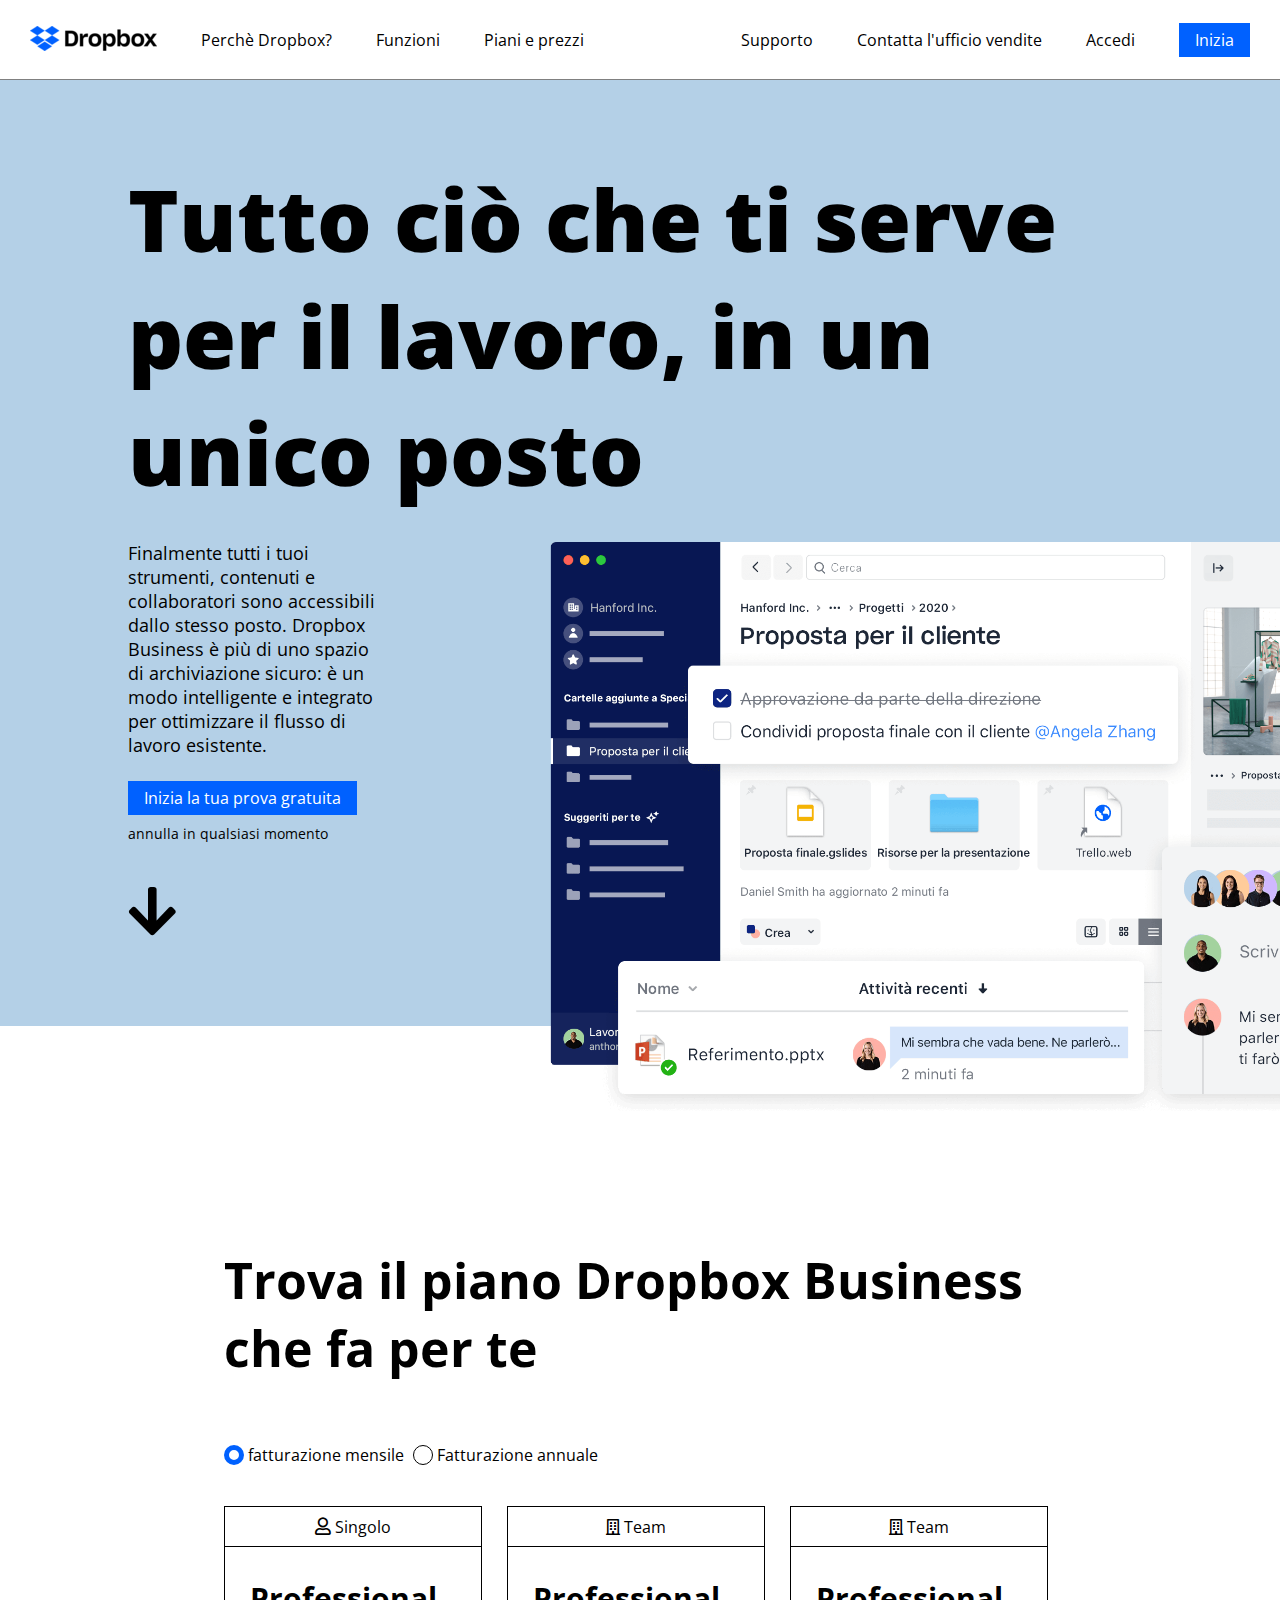
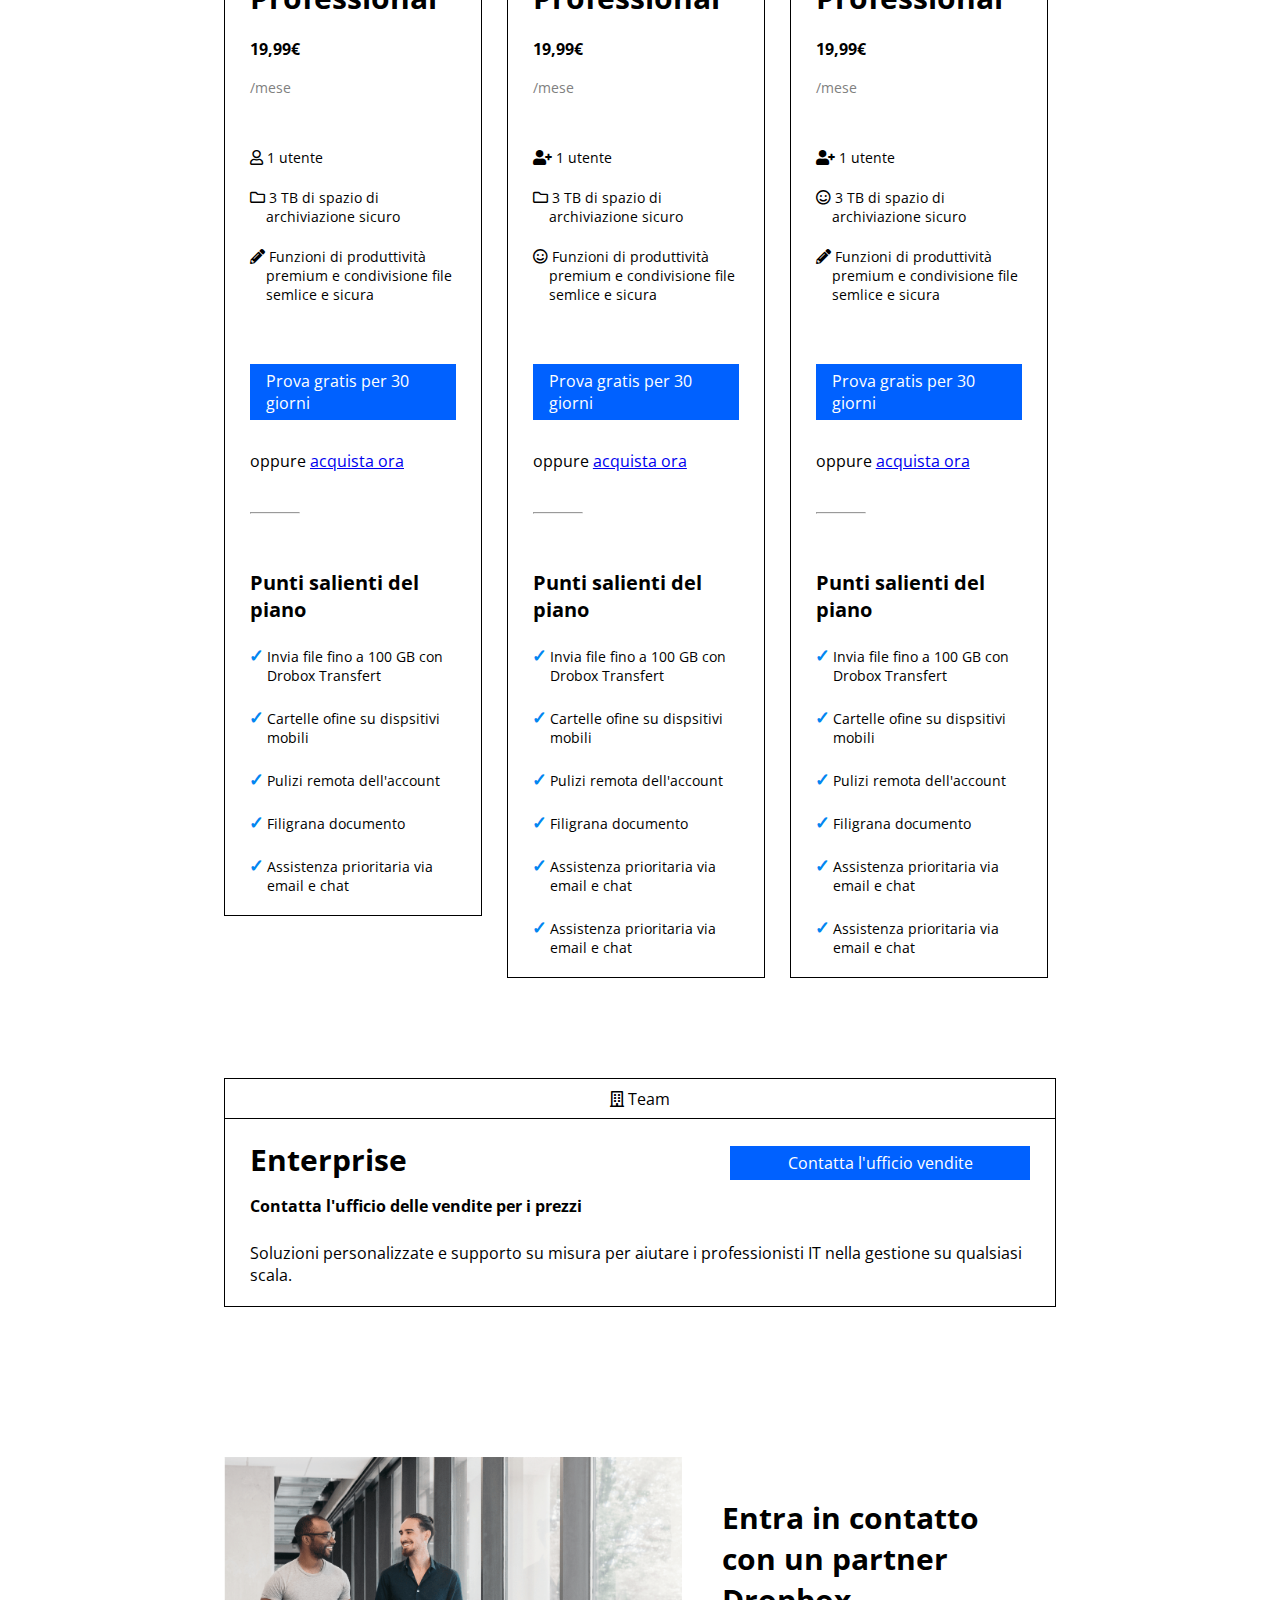
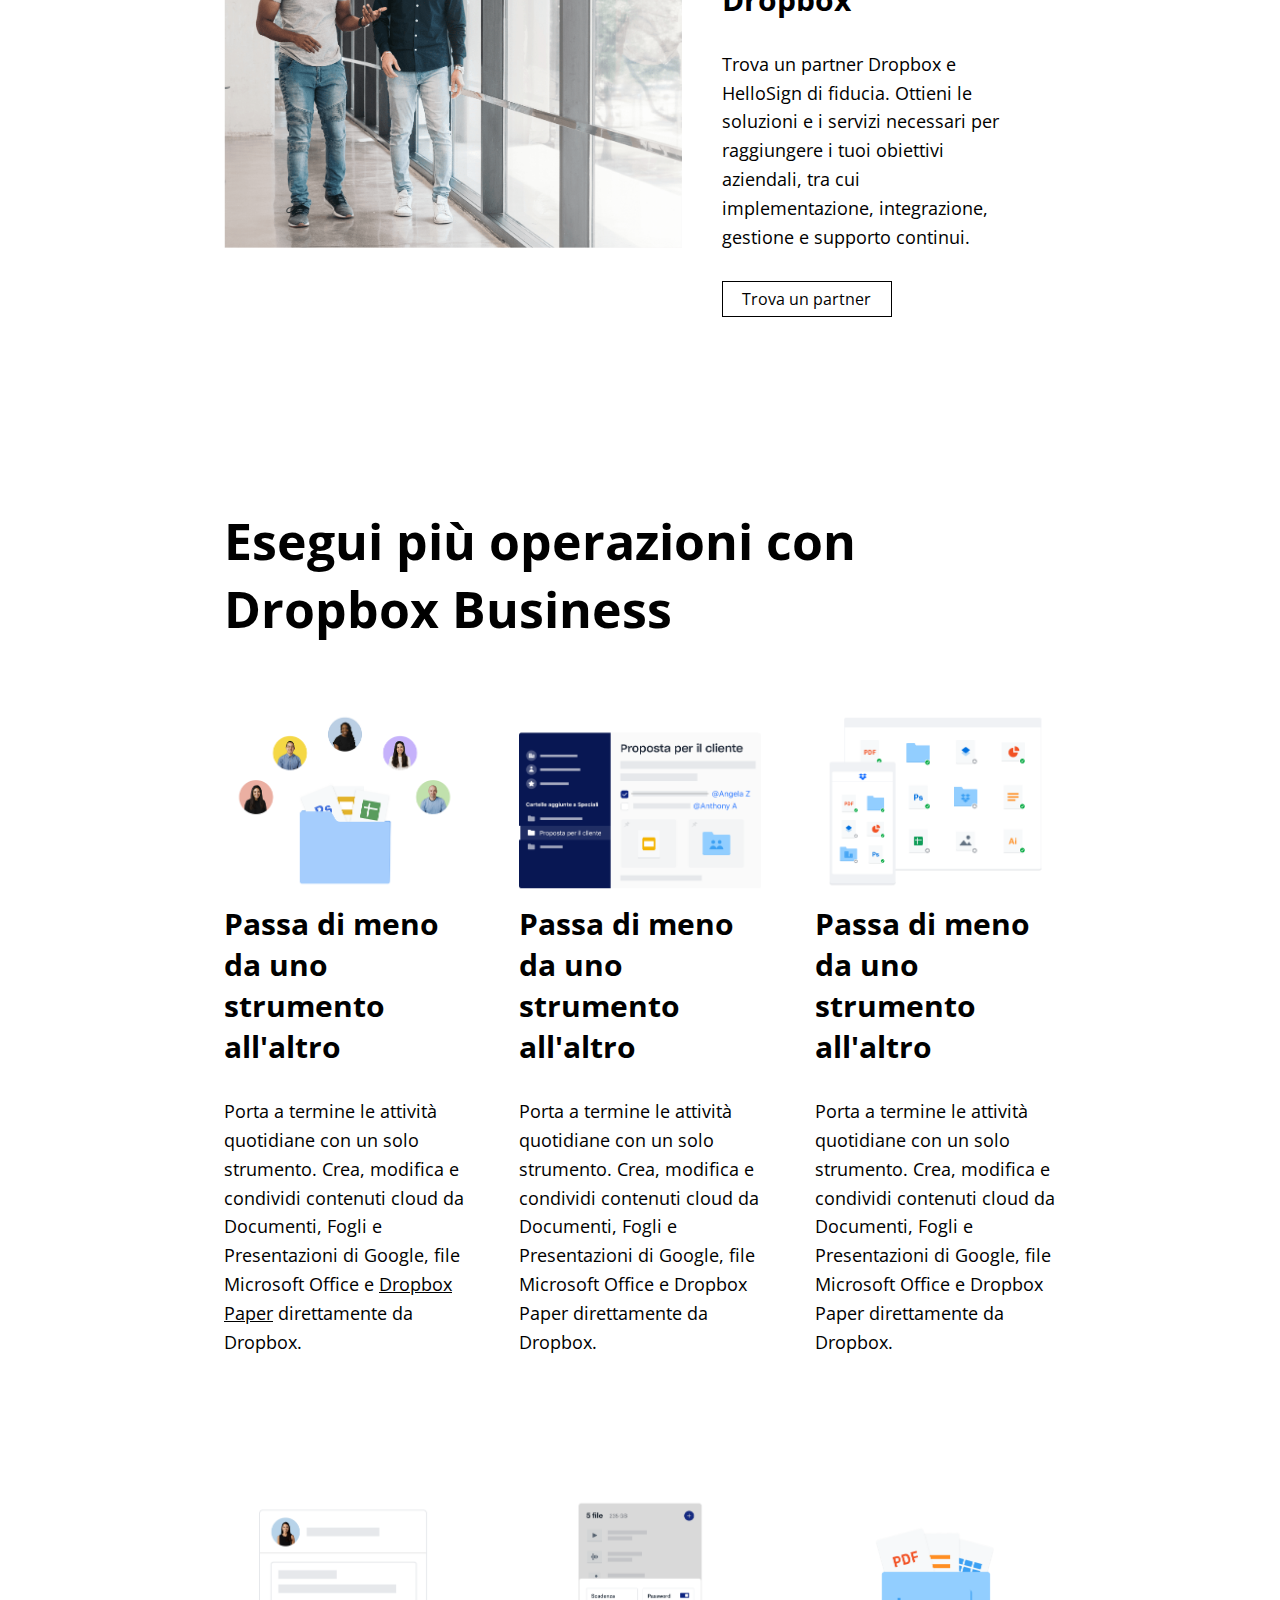
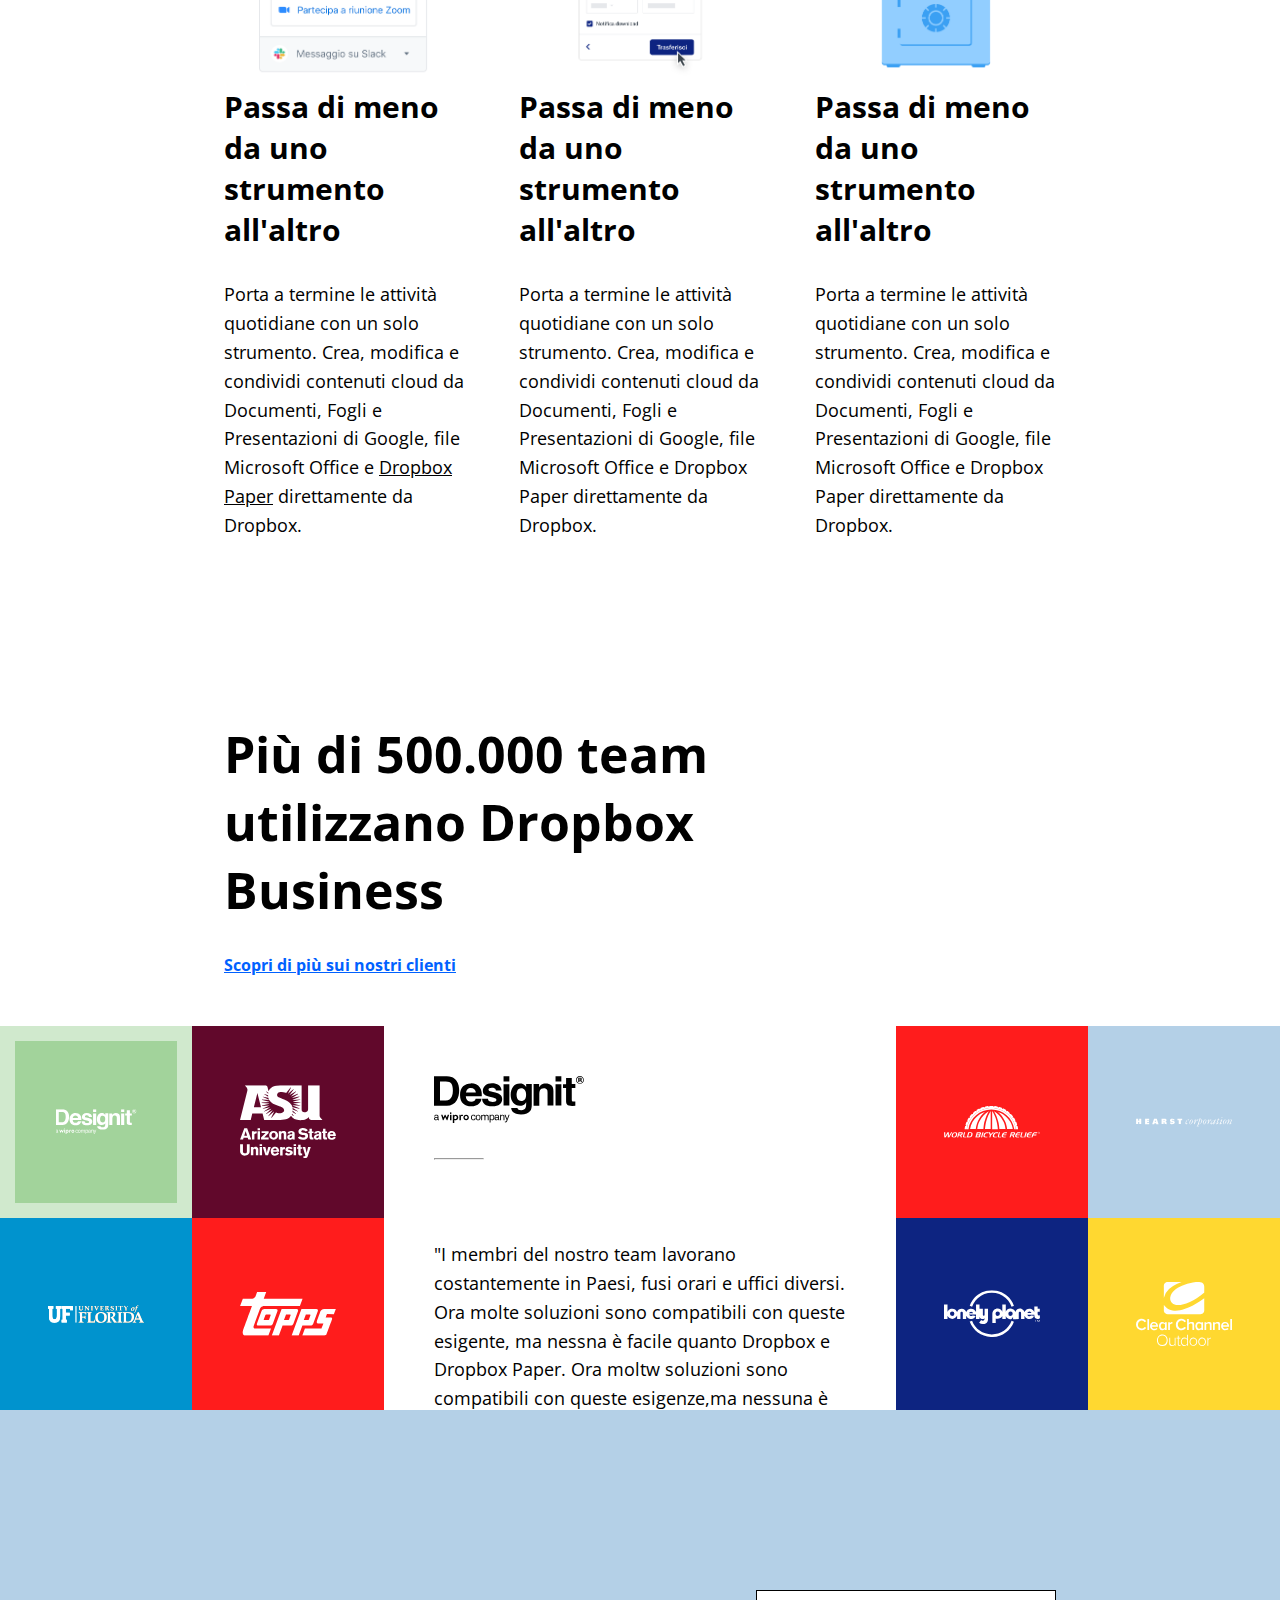
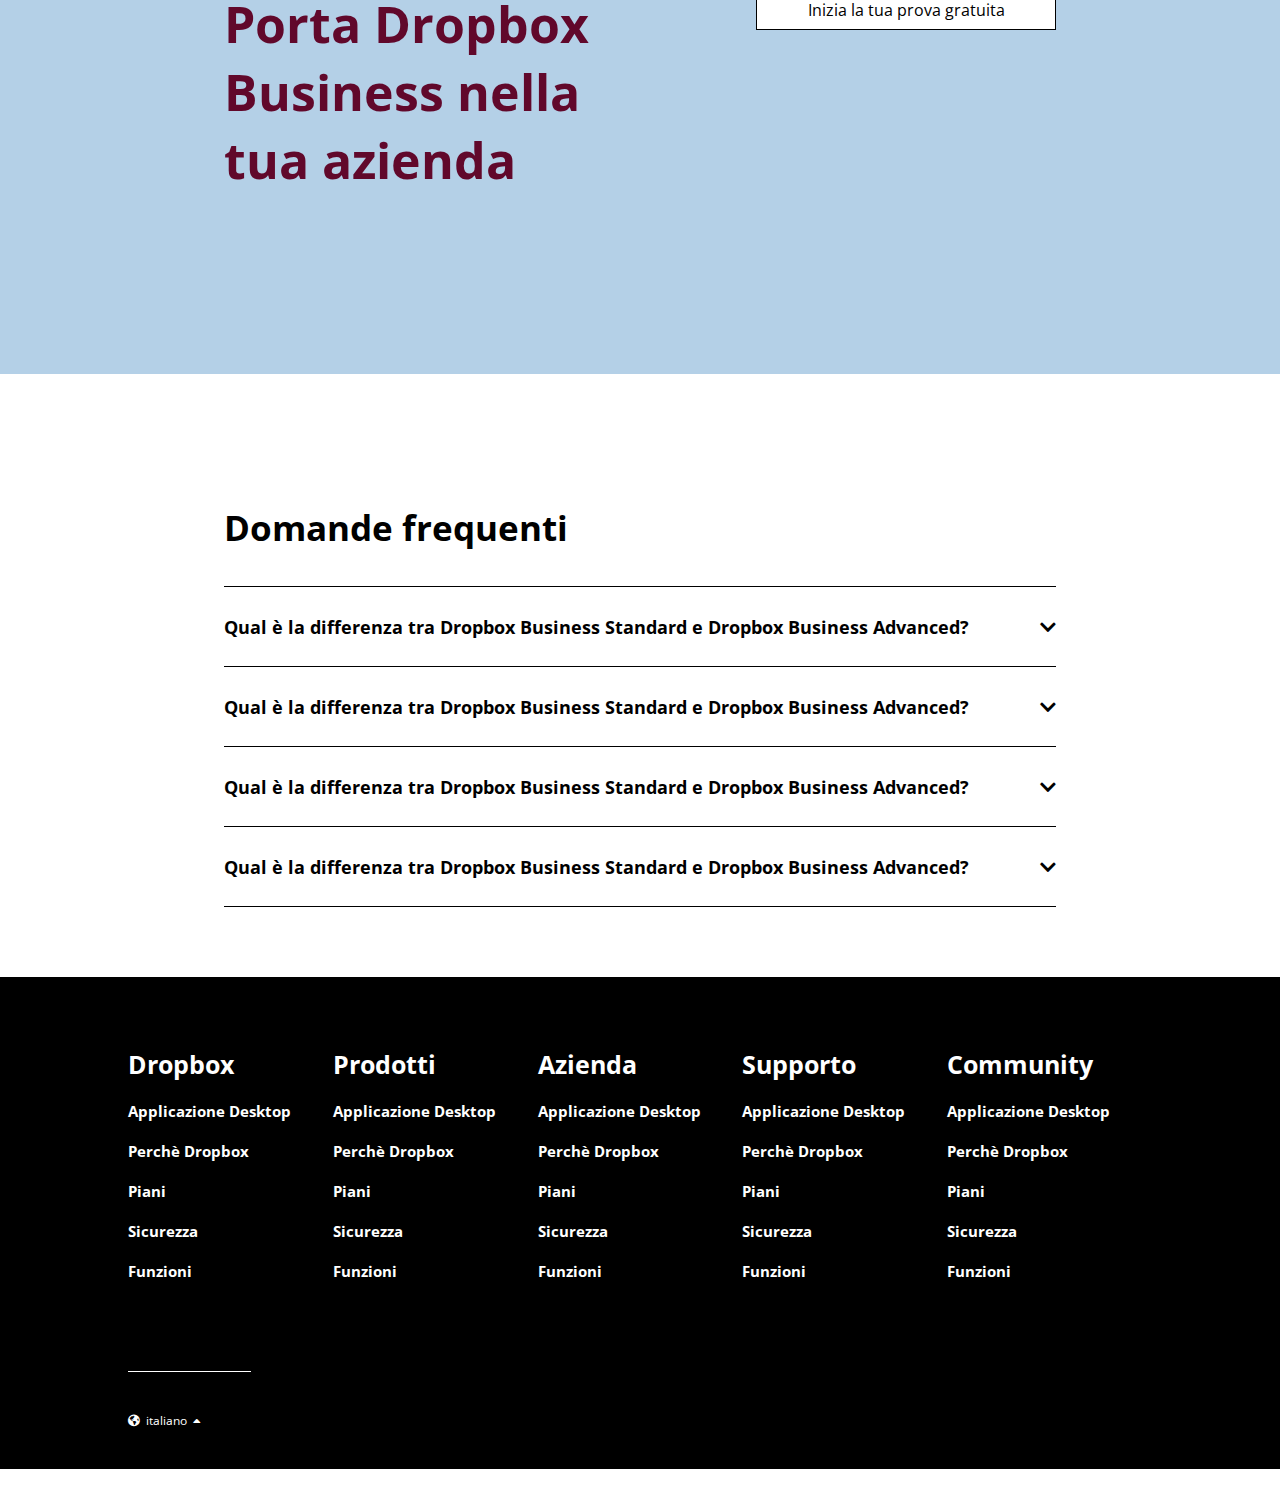
<file: index.html>
<!DOCTYPE html>
<html lang="en">
<head>
    <meta charset="UTF-8">
    <meta http-equiv="X-UA-Compatible" content="IE=edge">
    <meta name="viewport" content="width=device-width, initial-scale=1.0">
    <link rel="stylesheet" href="https://cdnjs.cloudflare.com/ajax/libs/font-awesome/5.15.4/css/all.min.css">
    <link rel="stylesheet" href="css/style.css">
    <title>Dropbox</title>
</head>

<body>
    <!-- header -->
    <header>
        <!-- nav -->
        <div id="sfondo-bianco">
            <nav class="clearfix">

                <!-- nav dx -->
                <div id="nav-sx">   
                    <a href="#"><img  id="logo" src="img/logo-small.png" alt="logo"></a>                
                    <ul class="menu">
                        <li class="menu-item">
                            <a href="#">Perch&egrave; Dropbox&quest;</a>
                        </li>
                        <li class="menu-item">
                            <a href="#">Funzioni</a>
                        </li>
                        <li class="menu-item">
                            <a href="#">Piani e prezzi</a>
                        </li>
                        
                    </ul>
                </div>

                <!-- nav sx -->
                <div id="nav-dx">
                    <ul class="menu">
                        <li class="menu-item">
                            <a href="#">Supporto</a>
                        </li>
                        <li class="menu-item">
                            <a href="#">Contatta l&apos;ufficio vendite</a>
                        </li>
                        <li class="menu-item">
                            <a href="#">Accedi</a>
                        </li>
                        
                    </ul>

                    <a class="btn" href="#">
                    Inizia
                    </a>
                </div>
            </nav>
        </div>
        <!-- /nav -->
        
        <!-- jumbotron -->
        <section id="sfondo-jumbotron">
            <div id="jumbotron" class="clearfix">

                <!-- titolo jumbotron -->
                <h1>
                    Tutto ci&ograve; che ti serve per il lavoro&comma; in un unico posto
                </h1>

                <!-- col sx con testo e bottoni-->
                <div class="col-sx">
                    <p>
                        Finalmente tutti i tuoi strumenti&comma; contenuti e collaboratori sono accessibili dallo stesso posto&period; Dropbox Business &egrave; pi&ugrave; di uno spazio di archiviazione sicuro&colon; &egrave; un modo intelligente e integrato per ottimizzare il flusso di lavoro esistente&period;
                    </p>
                    <a class="btn" href="#">
                        Inizia la tua prova gratuita
                    </a>
                    <div id="annulla">
                        annulla in qualsiasi momento
                    </div>
                    <a id="freccia" href="#section-1"><i class="fas fa-arrow-down"></i></a>
                </div>

                <!-- col dx con immagine -->
                <div class="col-dx">
                    <img src="img/jumbo.png" alt="jumbotron">
                </div>
            </div>
        </section>
        <!-- /jumbotron -->

    </header>
    <!-- /header -->


    <!-- main -->
    <main>
        <!-- section 1 -->
        <section class="centratura">

            <!-- titolo e checkbox -->
            <div id="section-1" class="titolo-section">
                <h2>
                    Trova il piano Dropbox Business che fa per te 
                </h2>
                <div class="fake-check checked"></div> 
                <span>fatturazione mensile</span>

                <div class="fake-check"></div> 
                <span>Fatturazione annuale</span>
            </div>

            <!-- piani con offerte -->
            <div class="clearfix">
                 <!-- colonna 1 -->
                <aside>
                    <div class="title-aside">
                        <i class="far fa-user"></i> Singolo                    
                    </div>
                    
                    <!-- contenuti principali del piano -->
                    <div class="centratura-contenuto">
                        <h3>
                            Professional
                        </h3>

                        <div class="costo">
                            19&comma;99&euro;
                        </div>

                        <div class="mese">
                            &sol;mese
                        </div>

                        <ul class="contenuti-piano">
                            <li>
                                <div class="icon">
                                    <i class="far fa-user"></i>
                                </div>
                                
                                <span>
                                    &#49; utente
                                </span> 
                            </li>
                            <li>
                                <div class="icon">
                                    <i class="far fa-folder"></i> 
                                </div>
                                <span>
                                    &#51; TB di spazio di archiviazione sicuro
                                </span>                              
                            </li>
                            <li>
                                <div class="icon">
                                    <i class="fas fa-pencil-alt"></i> 
                                </div>
                                <span>
                                    Funzioni di produttivit&agrave; premium e condivisione file semlice e sicura
                                </span>                               
                            </li>
                        </ul>
                        <!-- /contenuti principali del piano -->
                        
                        <!-- bottoni prova gratis -->
                        <a class="btn block" href="#">
                            Prova gratis per &#51;&#48; giorni
                        </a>

                        <span class="acquista-ora">
                            oppure <a href="#">acquista ora</a>
                        </span>

                        <hr>
                        <!-- /bottoni prova gratis -->


                        <!-- punti chiave abbonamento -->
                        <h3 class="key-points">
                            Punti salienti del piano
                        </h3>

                        <ul class="items-key-points">
                            <li>                               
                                <span>
                                    Invia file fino a &#49;&#48;&#48; GB con Drobox Transfert
                                </span>
                            </li>
                            <li>
                                <span>
                                    Cartelle ofine su dispsitivi mobili
                                </span>
                            </li>
                            <li>
                                <span>
                                    Pulizi remota dell&apos;account
                                </span>
                            </li>
                            <li>
                                <span>
                                    Filigrana documento
                                </span>
                            </li>
                            <li>
                                <span>
                                    Assistenza prioritaria via email e chat
                                </span>
                            </li>
                        </ul>
                        <!-- /punti chiave abbonamento -->

                    </div>
                </aside>
                <!-- /colonna 1 -->

            
                <!-- colonna 2 -->
                <aside id="margin-section-1">
                    <div class="title-aside">
                        <i class="far fa-building"></i> Team                  
                    </div>     

                    <!-- contenuti principali del piano -->
                    <div class="centratura-contenuto">
                        <h3>
                            Professional
                        </h3>

                        <div class="costo">
                            19&comma;99&euro;
                        </div>

                        <div class="mese">
                            &sol;mese
                        </div>
                        
                        <ul class="contenuti-piano">
                            <li>
                                <div class="icon">
                                    <i class="fas fa-user-plus"></i>
                                </div>
                                
                                <span>
                                    &#49; utente
                                </span> 
                            </li>
                            <li>
                                <div class="icon">
                                    <i class="far fa-folder"></i> 
                                </div>
                                <span>
                                    &#51; TB di spazio di archiviazione sicuro
                                </span>                              
                            </li>
                            <li>
                                <div class="icon">
                                    <i class="far fa-smile"></i> 
                                </div>
                                <span>
                                    Funzioni di produttivit&agrave; premium e condivisione file semlice e sicura
                                </span>                               
                            </li>
                        </ul>
                        <!-- /contenuti principali del piano -->

                        
                        <!-- bottoni prova gratis -->
                        <a class="btn block" href="#">
                            Prova gratis per &#51;&#48; giorni
                        </a>

                        <span class="acquista-ora">
                            oppure <a href="#">acquista ora</a>
                        </span>

                        <hr>
                        <!-- /bottoni prvoa gratis -->
                        
                        <!-- punti chiave abbonamento -->
                        <h3 class="key-points">
                            Punti salienti del piano
                        </h3>

                        <ul class="items-key-points">
                            <li>
                                <span>
                                    Invia file fino a &#49;&#48;&#48; GB con Drobox Transfert
                                </span>
                            </li>
                            <li>
                                <span>
                                    Cartelle ofine su dispsitivi mobili
                                </span>
                            </li>
                            <li>
                                <span>
                                    Pulizi remota dell&apos;account
                                </span>
                            </li>
                            <li>
                                <span>
                                    Filigrana documento
                                </span>
                            </li>
                            <li>
                                <span>
                                    Assistenza prioritaria via email e chat
                                </span>
                            </li>
                            <li>
                                <span>
                                    Assistenza prioritaria via email e chat
                                </span>
                            </li>
                        </ul>
                        <!-- /punti chiave abbonamento -->

                    </div>
                </aside>
                <!-- /colonna 2 -->

                
                <!-- colonna 3 -->
                <aside>
                    <div class="title-aside">
                        <i class="far fa-building"></i> Team                    
                    </div>
                    
                    <!-- contenuti principali del piano -->
                    <div class="centratura-contenuto">
                        <h3>
                            Professional
                        </h3>

                        <div class="costo">
                            19&comma;99&euro;
                        </div>

                        <div class="mese">
                            &sol;mese
                        </div>

                        <ul class="contenuti-piano">
                            <li>
                                <div class="icon">
                                    <i class="fas fa-user-plus"></i>
                                </div>
                                
                                <span>
                                    &#49; utente
                                </span> 
                            </li>
                            <li>
                                <div class="icon">
                                    <i class="far fa-smile"></i> 
                                </div>
                                <span>
                                    &#51; TB di spazio di archiviazione sicuro
                                </span>                              
                            </li>
                            <li>
                                <div class="icon">
                                    <i class="fas fa-pencil-alt"></i> 
                                </div>
                                <span>
                                    Funzioni di produttivit&agrave; premium e condivisione file semlice e sicura
                                </span>                               
                            </li>
                        </ul>
                        <!-- /contenuti principali del piano -->
                        
                        <!-- bottoni prova gratis -->
                        <a class="btn block" href="#">
                            Prova gratis per &#51;&#48; giorni
                        </a>

                        <span class="acquista-ora">
                            oppure <a href="#">acquista ora</a>
                        </span>

                        <hr>
                        <!-- /bottoni prova gratis -->
                        
                        <!-- punti chiave abbonamento -->
                        <h3 class="key-points">
                            Punti salienti del piano
                        </h3>

                        <ul class="items-key-points">
                            <li>
                                <span>
                                    Invia file fino a &#49;&#48;&#48; GB con Drobox Transfert
                                </span>
                            </li>
                            <li>
                                <span>
                                    Cartelle ofine su dispsitivi mobili
                                </span>
                            </li>
                            <li>
                                <span>
                                    Pulizi remota dell&apos;account
                                </span>
                            </li>
                            <li>
                                <span>
                                    Filigrana documento
                                </span>
                            </li>
                            <li>
                                <span>
                                    Assistenza prioritaria via email e chat
                                </span>
                            </li>
                            <li>
                                <span>
                                    Assistenza prioritaria via email e chat
                                </span>
                            </li>
                        </ul>
                        <!-- /punti chiave abbonamento -->

                    </div>
                </aside>
                <!-- /colonna 3 -->
            </div>

            <!-- contatta ufficio vendite -->
            <div id="down-section1">
                <div class="title-aside">
                    <i class="far fa-building"></i> Team 
                </div>

                <!-- contenuto -->
                <div class="centratura-contenuto">
                    <div id="content-down-section1">

                        <!-- titolo e bottone -->
                        <div class="clearfix">
                            <h3>
                                Enterprise
                            </h3>
                            <div id="container-btn-contatta">
                                <a id="contatta" class="btn"  href="#">
                                    Contatta l&apos;ufficio vendite
                                </a>
                            </div>
                        </div>
                        
                        <!-- testo -->
                        <div id="text-dwn-section">
                            <div>
                            Contatta l&apos;ufficio delle vendite per i prezzi
                            </div>
                            <span>
                            Soluzioni personalizzate e supporto su misura per aiutare i professionisti IT nella gestione su qualsiasi scala&period;
                            </span>
                        </div>                       
                    </div>
                    </div>             
            </div>
            <!-- /contatta ufficio vendite -->

        </section>
        <!-- /section 1 -->


        <!-- section 2 -->
        <section class="centratura">
            <div id="container-section-2" class="clearfix">

                <!-- colonna sx -->
                <div id="col-sx">
                    <img src="img/partner.png" alt="">
                </div>

                <!-- colonna dx -->
                <div id="col-dx">
                    <h2 class="title-section">
                        Entra in contatto con un partner Dropbox
                    </h2>
                    <p class="text-section">
                        Trova un partner Dropbox e HelloSign di fiducia&period; Ottieni le soluzioni e i servizi necessari per raggiungere i tuoi obiettivi aziendali&comma; tra cui implementazione&comma; integrazione&comma; gestione e supporto continui&period;
                    </p>
                    <a class="btn white-black" href="#">
                        Trova un partner
                    </a>
                </div>
            </div>        
        </section>
        <!-- /section 2 -->


        <!-- section 3 -->
        <section id="section-3" class="centratura">

            <!-- titolo -->
            <div class="titolo-section">
                <h2>
                   Esegui pi&ugrave; operazioni con Dropbox Business
                </h2>
            </div>

            <!-- prima riga -->
            <div class="clearfix">
                <!-- colonna 1 con img titolo e testo-->
                <div class="col">
                    <img src="img/business-feature-switching-tools.png" alt="img">
                    <h2 class="title-section">
                        Passa di meno da uno strumento all&apos;altro
                    </h2>
                    <p class="text-section">
                       Porta a termine le attivit&agrave; quotidiane con un solo strumento&period; Crea&comma; modifica e condividi contenuti cloud da Documenti&comma; Fogli e Presentazioni di Google&comma; file Microsoft Office e <span>Dropbox Paper</span> direttamente da Dropbox&period;
                    </p>
                </div>
                <!-- /colonna 1 -->

                <!-- colonna 2  con img titolo e testo-->
                <div class="col margin-col-2">
                    <img src="img/business-feature-coordinate-it.png" alt="img">
                    <h2 class="title-section">
                        Passa di meno da uno strumento all&apos;altro
                    </h2>
                    <p class="text-section">
                       Porta a termine le attivit&agrave; quotidiane con un solo strumento&period; Crea&comma; modifica e condividi contenuti cloud da Documenti&comma; Fogli e Presentazioni di Google&comma; file Microsoft Office e Dropbox Paper direttamente da Dropbox&period;
                    </p>
                </div>
                <!-- /colonna 2 -->
                
                <!-- colonna 3 con img titolo e testo-->
                <div class="col">
                    <img src="img/business-feature-multi-device.png" alt="img">
                    <h2 class="title-section">
                        Passa di meno da uno strumento all&apos;altro
                    </h2>
                    <p class="text-section">
                       Porta a termine le attivit&agrave; quotidiane con un solo strumento&period; Crea&comma; modifica e condividi contenuti cloud da Documenti&comma; Fogli e Presentazioni di Google&comma; file Microsoft Office e Dropbox Paper direttamente da Dropbox&period;
                    </p>
                </div>
                <!-- /colonna 3 -->
            </div>
            <!-- /prima riga -->


            <!-- seonda riga -->
            <div id="row-2" class="clearfix">
                <!-- colonna 1 con img titolo e testo-->
                <div class="col">
                    <img src="img/business-feature-integrations-it.png" alt="img">
                    <h2 class="title-section">
                        Passa di meno da uno strumento all&apos;altro
                    </h2>
                    <p class="text-section">
                       Porta a termine le attivit&agrave; quotidiane con un solo strumento&period; Crea&comma; modifica e condividi contenuti cloud da Documenti&comma; Fogli e Presentazioni di Google&comma; file Microsoft Office e <span>Dropbox Paper</span> direttamente da Dropbox&period;
                    </p>
                </div>
                <!-- /colonna 1 -->

                <!-- colonna 2 con img titolo e testo-->
                <div class="col margin-col-2">
                    <img src="img/business-feature-send-files-it.png" alt="img">
                    <h2 class="title-section">
                        Passa di meno da uno strumento all&apos;altro
                    </h2>
                    <p class="text-section">
                       Porta a termine le attivit&agrave; quotidiane con un solo strumento&period; Crea&comma; modifica e condividi contenuti cloud da Documenti&comma; Fogli e Presentazioni di Google&comma; file Microsoft Office e Dropbox Paper direttamente da Dropbox&period;
                    </p>
                </div>
                <!-- /colonna 2 -->
                
                <!-- colonna 3 con img titolo e testo-->
                <div class="col">
                    <img src="img/business-feature-security.png" alt="img">
                    <h2 class="title-section">
                        Passa di meno da uno strumento all&apos;altro
                    </h2>
                    <p class="text-section">
                       Porta a termine le attivit&agrave; quotidiane con un solo strumento&period; Crea&comma; modifica e condividi contenuti cloud da Documenti&comma; Fogli e Presentazioni di Google&comma; file Microsoft Office e Dropbox Paper direttamente da Dropbox&period;
                    </p>
                </div>
                <!-- /colonna 3 -->
            </div>
            <!-- /seconda riga -->
            
        </section>
        <!-- /section 3 -->


        <!-- section 4 -->
        <section id="section-4">

            <!-- titolo -->
            <div class="titolo-section centratura">
                <h2>
                   Pi&ugrave; di &#53;&#48;&#48;&period;&#48;&#48;&#48; team utilizzano Dropbox Business
                </h2>
                <a href="#">Scopri di pi&ugrave; sui nostri clienti</a>
            </div>

            <!-- sponsor -->
            <div class="clearfix">

                <!-- contenitore sponsor di sinistra -->
                <div class="container-squares clearfix">
                    <div class="square green">
                        <img src="img/designit.svg" alt="logo sponsor">
                    </div>
                    <div class="square bordeaux">
                        <img src="img/arizona_state_university.svg" alt="logo sponsor">
                    </div>
                    <div class="square skyblue">
                        <img src="img/university_of_florida.svg" alt="logo sponsor">
                    </div>
                    <div class="square firered">
                        <img src="img/topps.svg" alt="logo sponsor">
                    </div>
                </div>
                
                <!-- contenitorecentrale -->
                <div class="container-squares center">                    
                    <img src="img/designit.svg" alt="logo sponsor">
                    <hr>
                    <p class="text-section">
                        &quot;I membri del nostro team lavorano costantemente in Paesi&comma; fusi orari e uffici diversi&period; Ora molte soluzioni sono compatibili con queste esigente&comma; ma nessna &egrave; facile quanto Dropbox e Dropbox Paper&period; Ora moltw soluzioni sono compatibili con queste esigenze&comma;ma nessuna &egrave; facile quanto Dropbox Paper&quot;&period;
                    </p>
                    <span class="text-section">
                        Morten Thomsen&comma; Global IT Lead
                    </span>                
                </div>

                <!-- contenitore sponsor di destra -->
                <div class="container-squares clearfix">
                    <div class="square firered">
                        <img src="img/world_bicycle_relief.svg" alt="logo sponsor">
                    </div>
                    <div class="square grey">
                        <img src="img/hearst_corp.svg" alt="logo sponsor">
                    </div>
                    <div class="square blue">
                        <img src="img/lonely_planet.svg" alt="logo sponsor">
                    </div>
                    <div class="square yellow">
                        <img src="img/clear_channel.svg" alt="logo sponsor">
                    </div>
                </div>
            </div>
        </section>
        <!-- /section 4 -->


        <!-- section 5 -->
        <section >
            <!-- banner con bottone prova -->
            <div id="sfondo-section-5">
                <div id="banner-prova" class="centratura"   >
                    <div class="clearfix">
                        <!-- colonna sx con testo -->
                        <h2>
                            Porta Dropbox Business nella tua azienda
                        </h2>
                        
                        <!-- colonna dx con bottone -->
                        <div id="container-btn-section-5">
                            <a class="btn white-black"  id="prova-gratuita"  href="#">
                                Inizia la tua prova gratuita
                            </a>                      
                        </div>
                       
                    </div>
                </div>
           </div>

            <!-- domande frequenti -->
            <div class="centratura" id="frequente-questions">
                <!-- titolo -->
                <div class="title-section domande-frequenti">
                    <h2>
                        Domande frequenti
                    </h2>                   
                </div>
                <!-- domanda 1 -->
                <div class="item-question">
                    <span class="text-section">
                        Qual &egrave; la differenza tra Dropbox Business Standard e Dropbox Business Advanced&quest;
                    </span>
                    <i class="fas fa-chevron-down"></i>
                </div>
                
                <!-- domanda 2 -->
                <div class="item-question">
                    <span class="text-section">
                        Qual &egrave; la differenza tra Dropbox Business Standard e Dropbox Business Advanced&quest;
                    </span>
                    <i class="fas fa-chevron-down"></i>
                </div>
                
                <!-- domanda 3 -->
                <div class="item-question">
                    <span class="text-section">
                        Qual &egrave; la differenza tra Dropbox Business Standard e Dropbox Business Advanced&quest;
                    </span>
                    <i class="fas fa-chevron-down"></i>
                </div>
                
                <!-- domanda 4 -->
                <div class="item-question">
                    <span class="text-section">
                        Qual &egrave; la differenza tra Dropbox Business Standard e Dropbox Business Advanced&quest;
                    </span>
                    <i class="fas fa-chevron-down"></i>
                </div>
            </div>
        </section>
        <!-- /section 5 -->
    </main>
    <!-- /main -->

    <!-- footer -->
    <footer>
        <div id="container-colonne-footer" class="clearfix">

            <!-- colonna 1 -->
            <div class="colonne">
                <!-- titolo -->
                <h3 class="title-footer">
                    Dropbox
                </h3>
                
                <!-- items col -->
                <span class="text-footer">
                    Applicazione Desktop
                </span>
                <span class="text-footer">
                    Perch&egrave; Dropbox
                </span>
                <span class="text-footer">
                    Piani
                </span>
                <span class="text-footer">
                    Sicurezza
                </span>  <span class="text-footer">
                    Funzioni
                </span>

                <!-- scelta lingua -->
                <div id="lingua">
                    <i class="fas fa-globe-americas"></i>
                    <span>italiano</span> 
                    <i class="fas fa-caret-up"></i>
                </div>
            </div>
            <!-- /colonna 1 -->
            
            <!-- colonna 2 -->
            <div class="colonne">
                <!-- titolo -->
                <h3 class="title-footer">
                    Prodotti
                </h3>
                
                <!-- items col -->
                <span class="text-footer">
                    Applicazione Desktop
                </span>
                <span class="text-footer">
                    Perch&egrave; Dropbox
                </span>
                <span class="text-footer">
                    Piani
                </span>
                <span class="text-footer">
                    Sicurezza
                </span>  <span class="text-footer">
                    Funzioni
                </span>
            </div>
            <!-- /colonna 2 -->
            
            <!-- colonna 3 -->
            <div class="colonne">
                <!-- titolo -->
                <h3 class="title-footer">
                    Azienda
                </h3>
                
                <!-- items col -->
                <span class="text-footer">
                    Applicazione Desktop
                </span>
                <span class="text-footer">
                    Perch&egrave; Dropbox
                </span>
                <span class="text-footer">
                    Piani
                </span>
                <span class="text-footer">
                    Sicurezza
                </span>  <span class="text-footer">
                    Funzioni
                </span>
            </div>
            <!-- /colonna 3 -->
            
            <!-- colonna 4-->
            <div class="colonne">
                <!-- titolo -->
                <h3 class="title-footer">
                    Supporto
                </h3>
                
                <!-- items col -->
                <span class="text-footer">
                    Applicazione Desktop
                </span>
                <span class="text-footer">
                    Perch&egrave; Dropbox
                </span>
                <span class="text-footer">
                    Piani
                </span>
                <span class="text-footer">
                    Sicurezza
                </span>  <span class="text-footer">
                    Funzioni
                </span>
            </div>
            <!-- /colonna 4 -->

            <!-- colonna 5 -->
            <div class="colonne">
                <!-- titolo -->
                <h3 class="title-footer">
                   Community
                </h3>
                
                <!-- items col -->
                <span class="text-footer">
                    Applicazione Desktop
                </span>
                <span class="text-footer">
                    Perch&egrave; Dropbox
                </span>
                <span class="text-footer">
                    Piani
                </span>
                <span class="text-footer">
                    Sicurezza
                </span>  <span class="text-footer">
                    Funzioni
                </span>
            <!-- /colonna 5 -->

            </div>
        </div>
      
    </footer>
    <!-- /footer -->

</body>
</html>
</file>
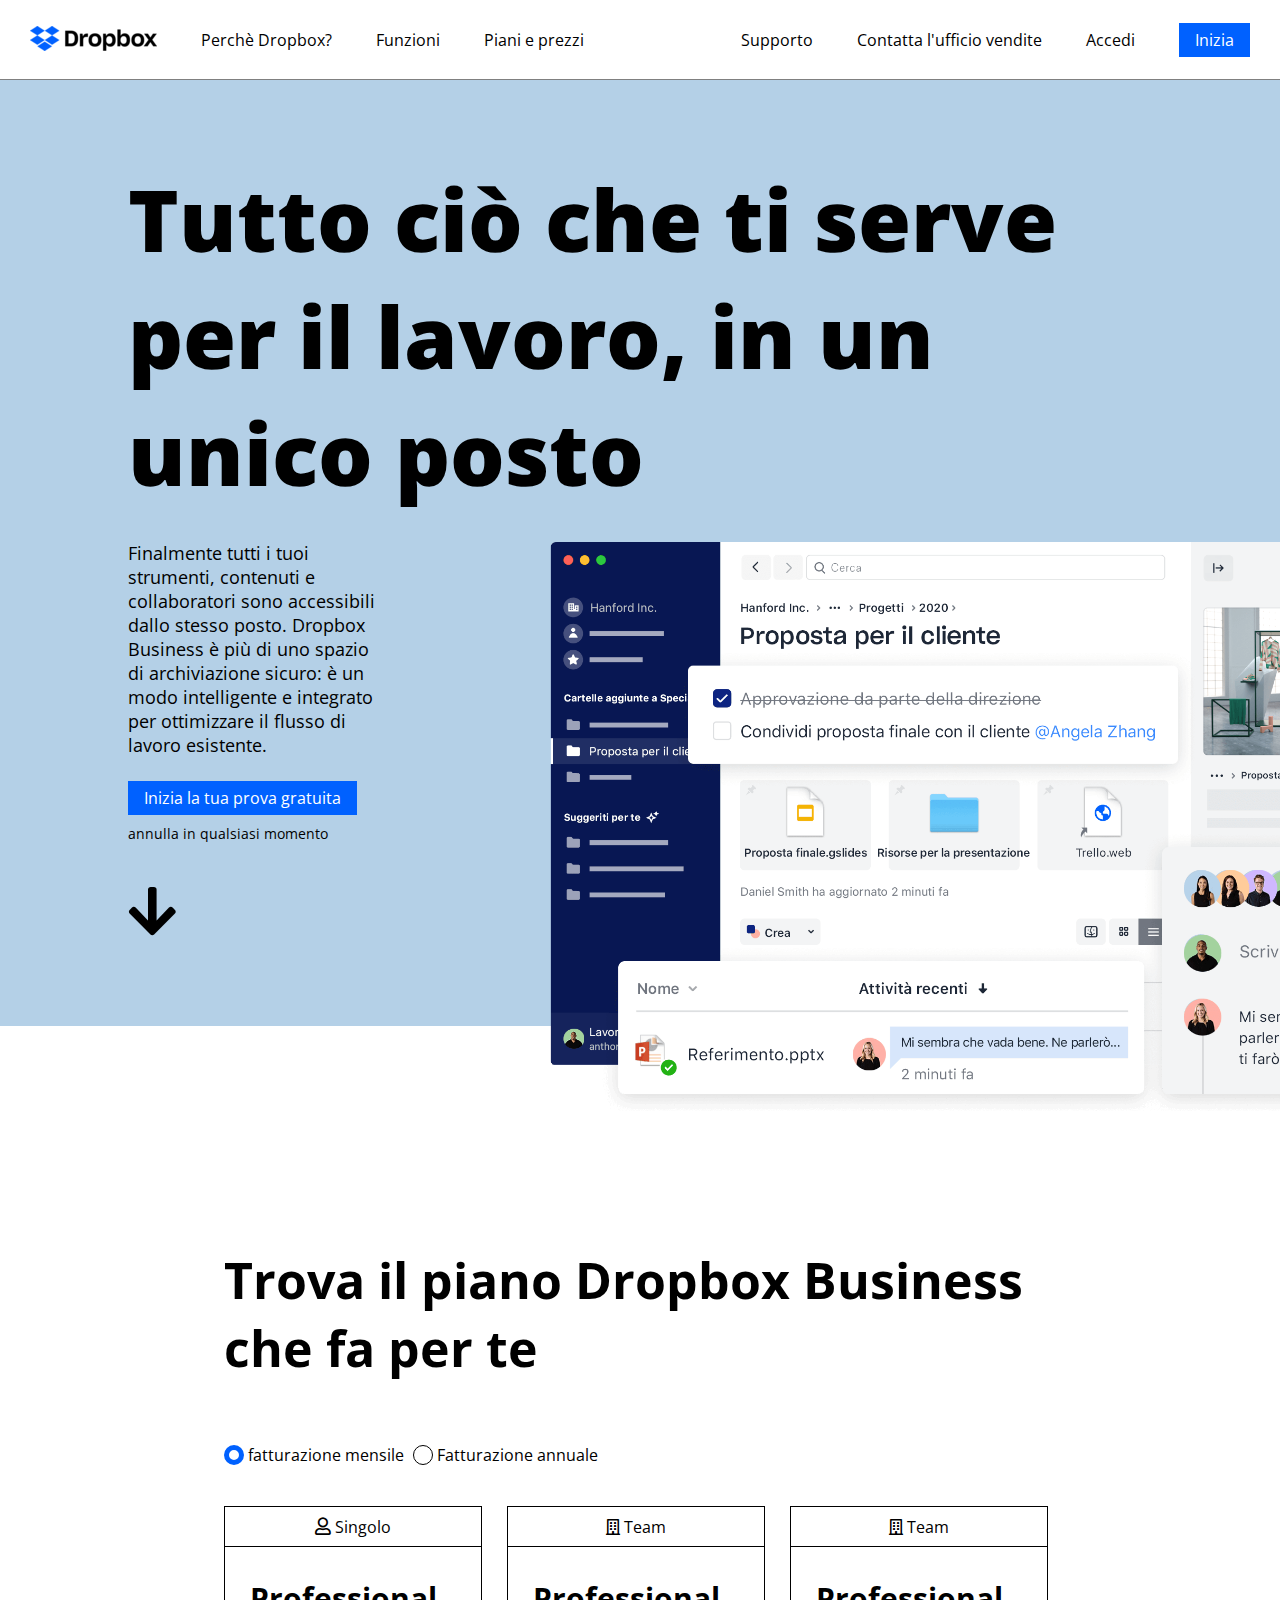
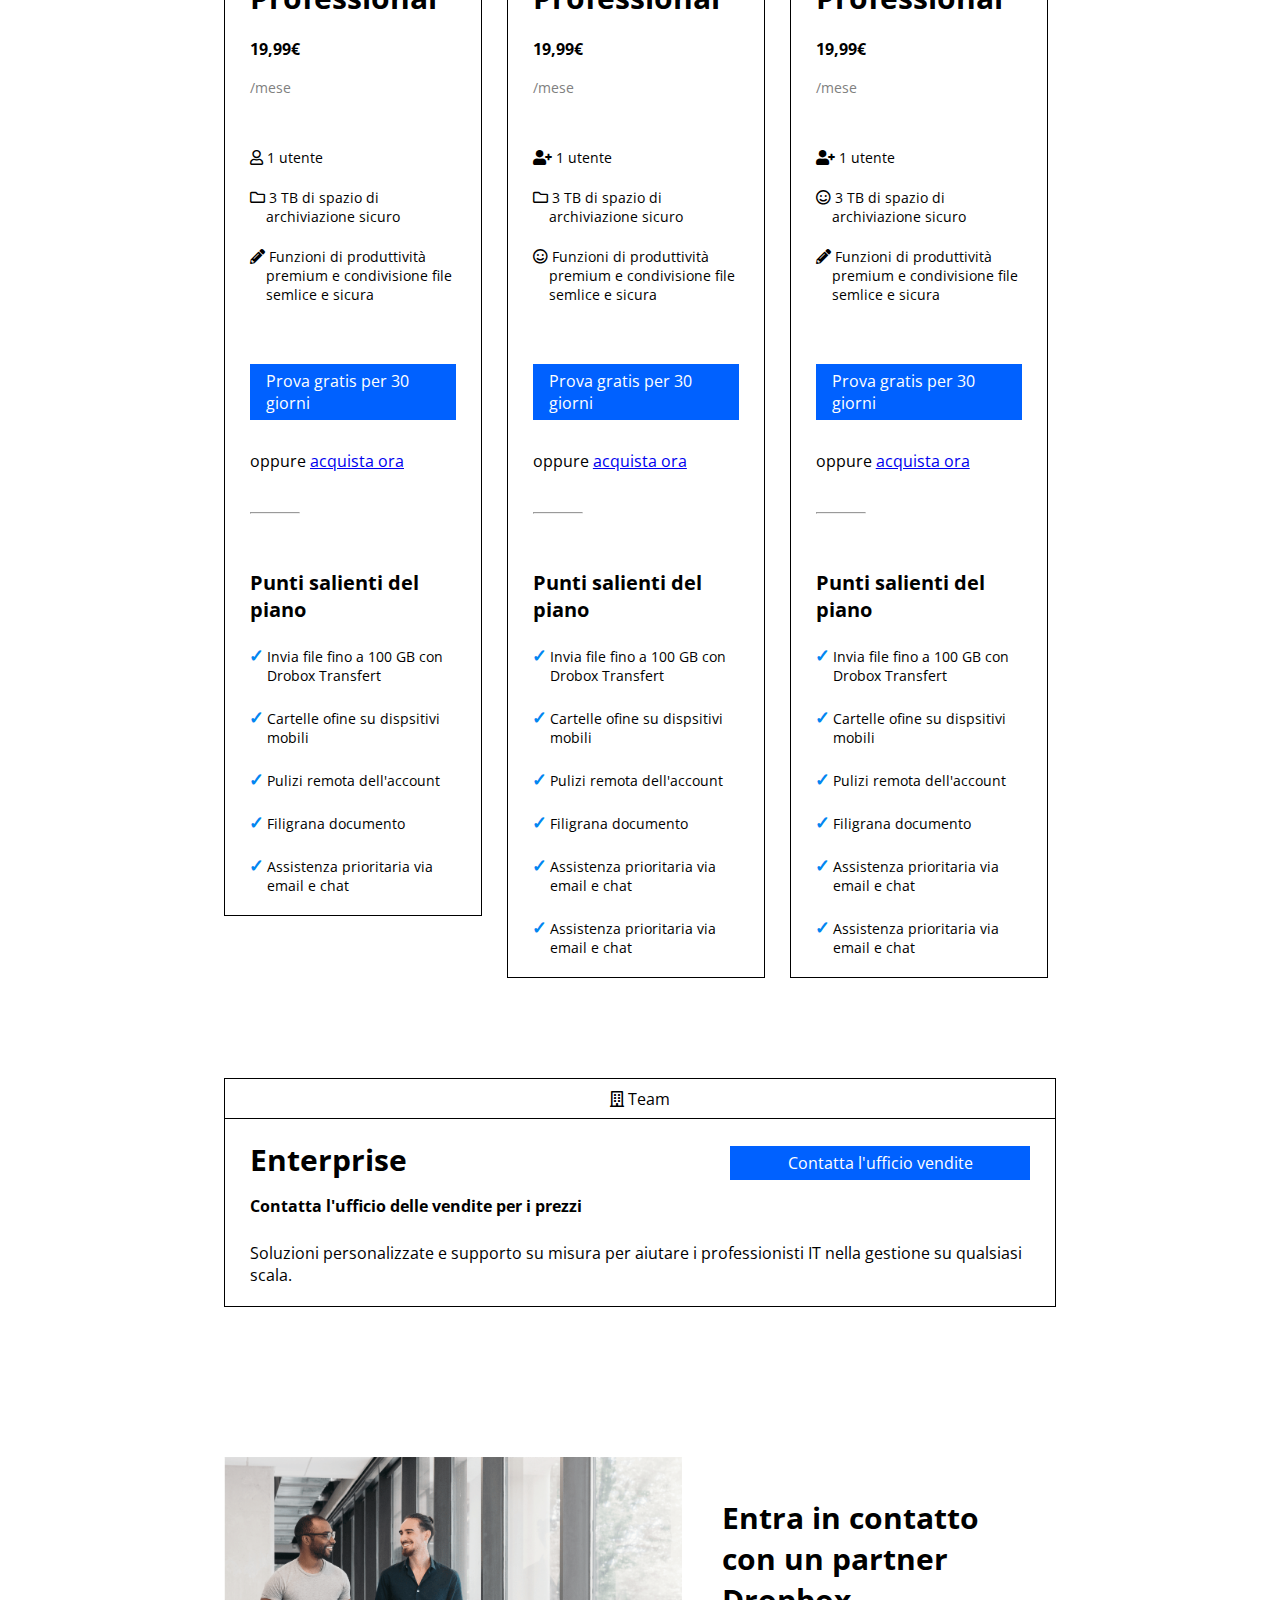
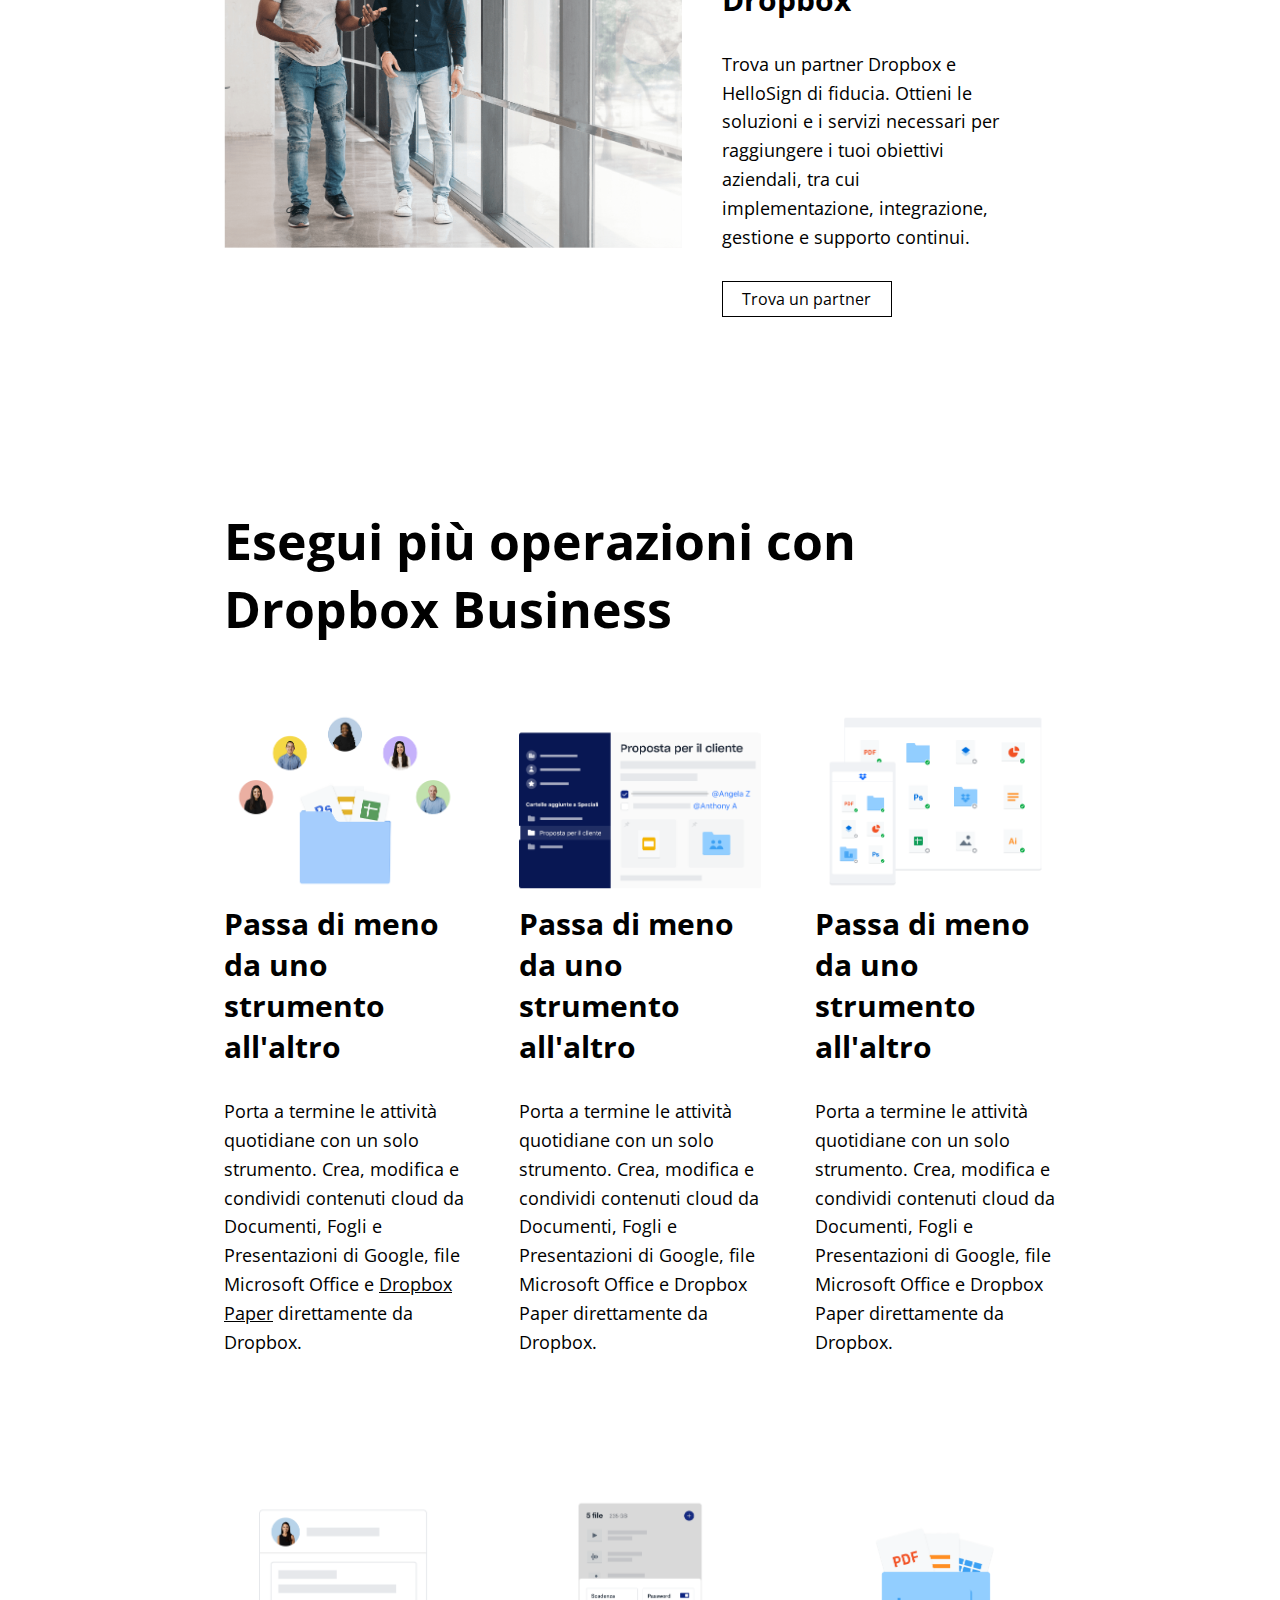
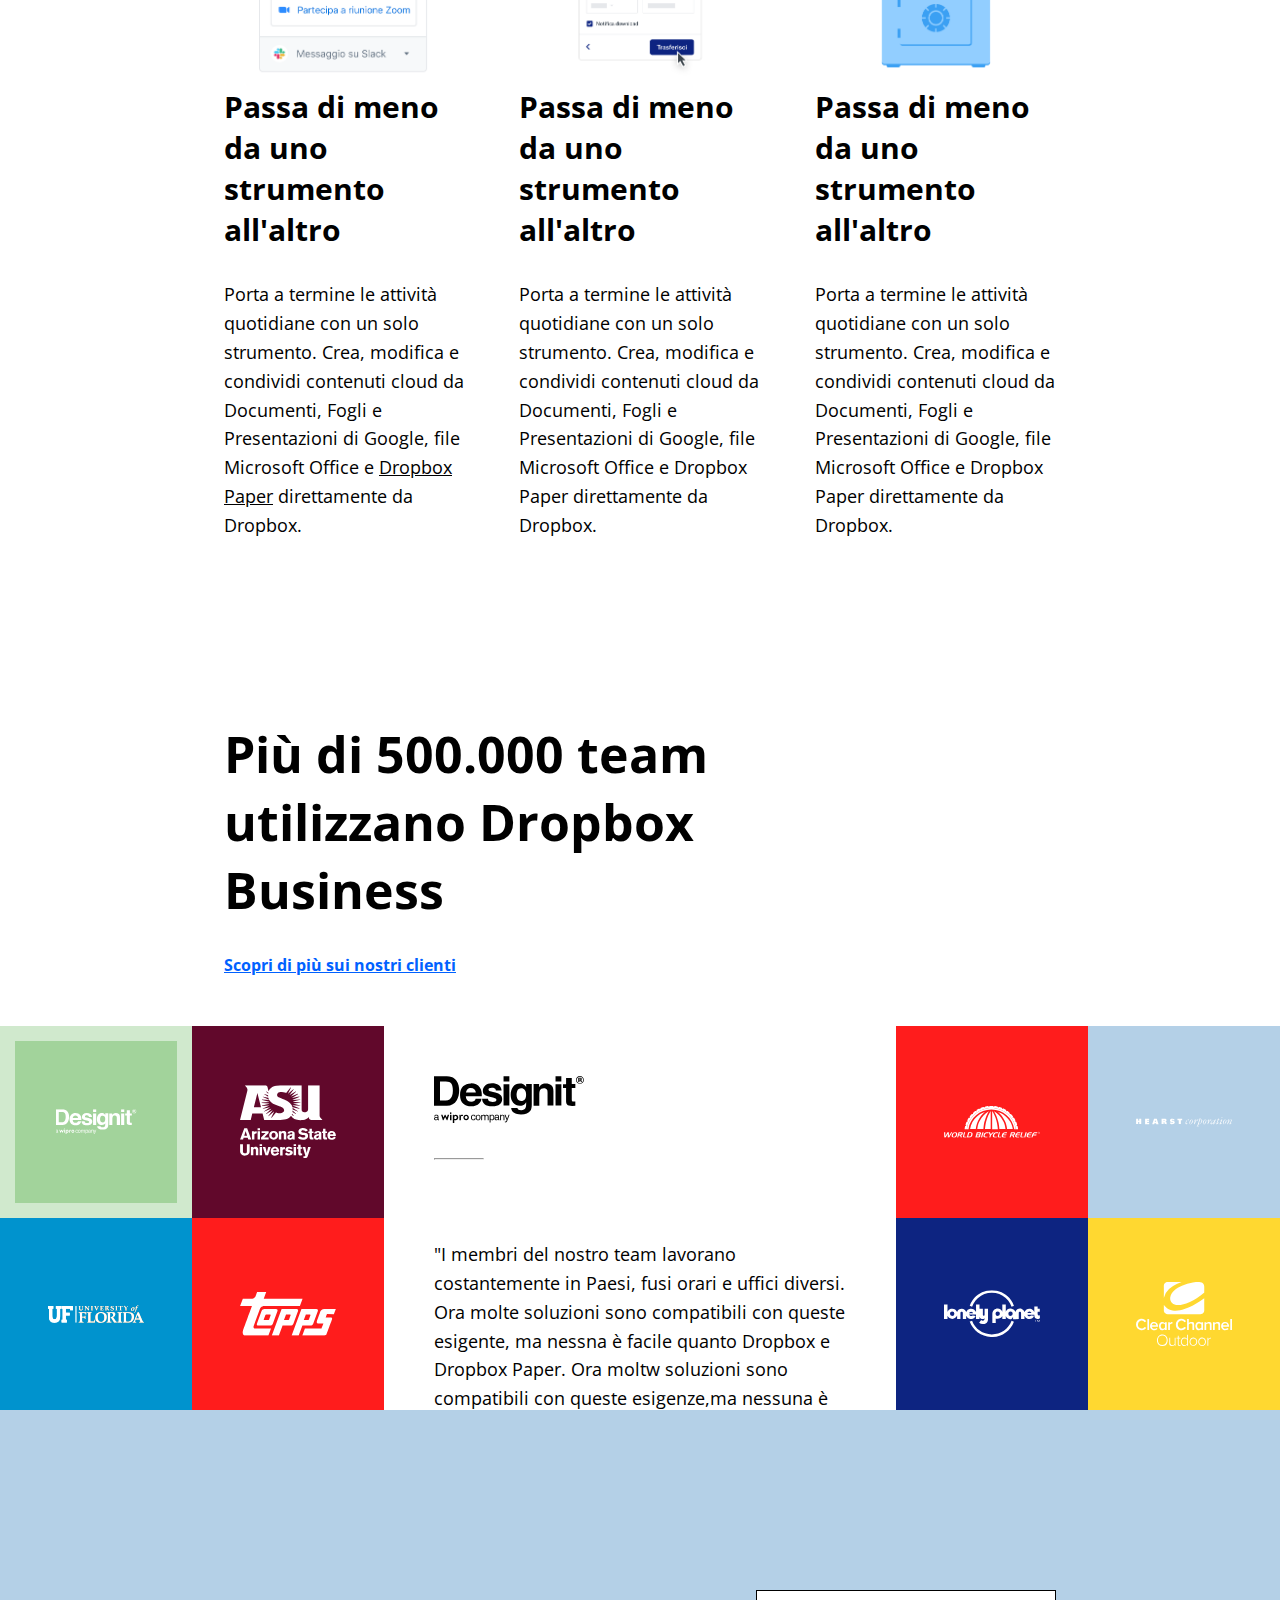
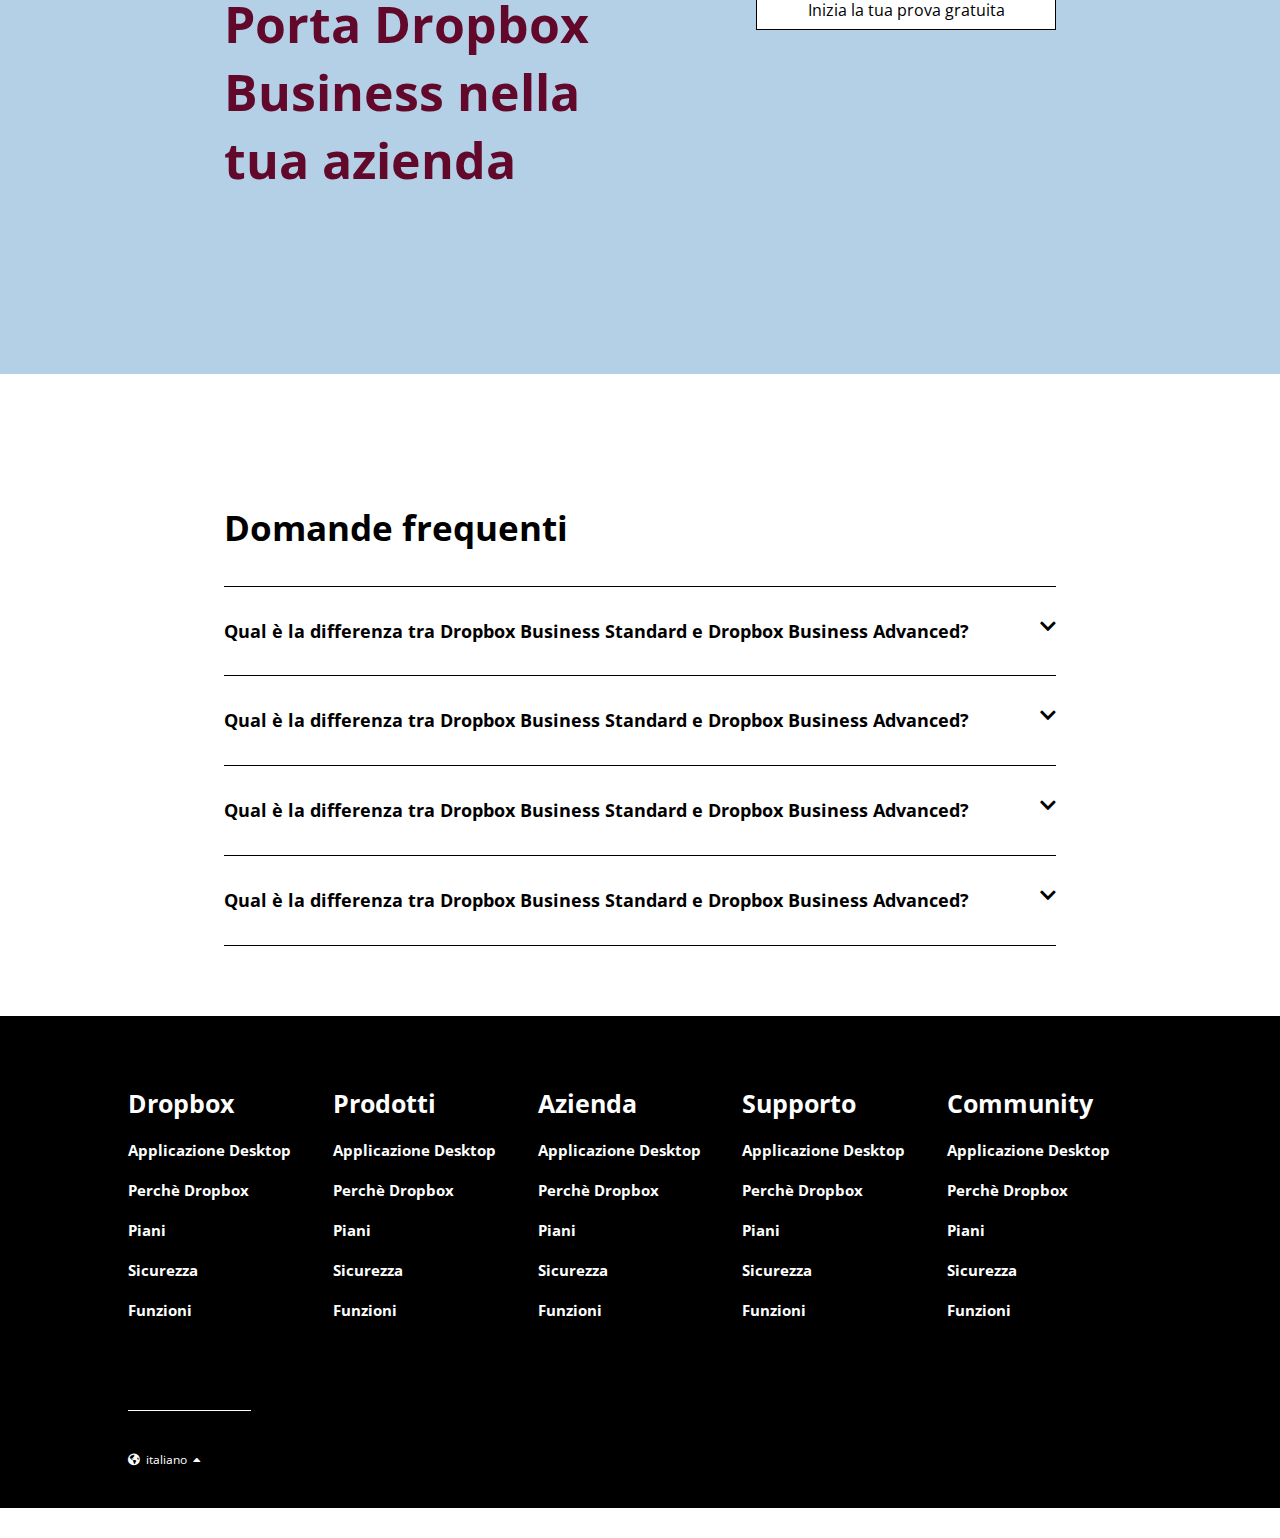
<file: bonus/index.html>
<!DOCTYPE html>
<html lang="en">
<head>
    <meta charset="UTF-8">
    <meta http-equiv="X-UA-Compatible" content="IE=edge">
    <meta name="viewport" content="width=device-width, initial-scale=1.0">
    <link rel="stylesheet" href="https://cdnjs.cloudflare.com/ajax/libs/font-awesome/5.15.4/css/all.min.css">
    <link rel="stylesheet" href="css/style.css">
    <title>Dropbox</title>
</head>

<body>
    <!-- header -->
    <header>
        <!-- nav -->
        <div id="sfondo-bianco">
            <nav class="clearfix">

                <!-- nav dx -->
                <div id="nav-sx">   
                    <a href="#"><img  id="logo" src="img/logo-small.png" alt="logo"></a>                
                    <ul class="menu">
                        <li class="menu-item">
                            <a href="#">Perch&egrave; Dropbox&quest;</a>
                            <ul class="menu-tendina">
                                <li >
                                    Perch&egrave; si
                                </li>
                                <li >
                                    Perch&egrave; si
                                </li>
                                <li >
                                    Perch&egrave; si
                                </li>
                            </ul> 
                        </li>
                        <li class="menu-item">
                            <a href="#">Funzioni</a>
                        </li>
                        <li class="menu-item">
                            <a href="#">Piani e prezzi</a>
                        </li>
                        
                    </ul>
                </div>

                <!-- nav sx -->
                <div id="nav-dx">
                    <ul class="menu">
                        <li class="menu-item">
                            <a href="#">Supporto</a>
                        </li>
                        <li class="menu-item">
                            <a href="#">Contatta l&apos;ufficio vendite</a>
                        </li>
                        <li class="menu-item">
                            <a href="#">Accedi</a>
                        </li>
                        
                    </ul>

                    <a class="btn hover" href="#">
                    Inizia
                    </a>
                </div>
            </nav>
        </div>
        <!-- /nav -->
        
        <!-- jumbotron -->
        <section id="sfondo-jumbotron">
            <div id="jumbotron" class="clearfix">

                <!-- titolo jumbotron -->
                <h1>
                    Tutto ci&ograve; che ti serve per il lavoro&comma; in un unico posto
                </h1>

                <!-- col sx con testo e bottoni-->
                <div class="col-sx">
                    <p>
                        Finalmente tutti i tuoi strumenti&comma; contenuti e collaboratori sono accessibili dallo stesso posto&period; Dropbox Business &egrave; pi&ugrave; di uno spazio di archiviazione sicuro&colon; &egrave; un modo intelligente e integrato per ottimizzare il flusso di lavoro esistente&period;
                    </p>
                    <a class="btn hover" href="#">
                        Inizia la tua prova gratuita
                    </a>
                    <div id="annulla">
                        annulla in qualsiasi momento
                    </div>
                    <a id="freccia" href="#section-1"><i class="fas fa-arrow-down"></i></a>
                </div>

                <!-- col dx con immagine -->
                <div class="col-dx">
                    <img src="img/jumbo.png" alt="jumbotron">
                </div>
            </div>
        </section>
        <!-- /jumbotron -->

    </header>
    <!-- /header -->


    <!-- main -->
    <main>
        <!-- section 1 -->
        <section class="centratura">

            <!-- titolo e checkbox -->
            <div id="section-1" class="titolo-section">
                <h2>
                    Trova il piano Dropbox Business che fa per te 
                </h2>
                <div class="fake-check checked"></div> 
                <span>fatturazione mensile</span>

                <div class="fake-check"></div> 
                <span>Fatturazione annuale</span>
            </div>

            <!-- piani con offerte -->
            <div class="clearfix">
                 <!-- colonna 1 -->
                <aside>
                    <div class="title-aside">
                        <i class="far fa-user"></i> Singolo                    
                    </div>
                    
                    <!-- contenuti principali del piano -->
                    <div class="centratura-contenuto">
                        <h3>
                            Professional
                        </h3>

                        <div class="costo">
                            19&comma;99&euro;
                        </div>

                        <div class="mese">
                            &sol;mese
                        </div>

                        <ul class="contenuti-piano">
                            <li>
                                <div class="icon">
                                    <i class="far fa-user"></i>
                                </div>
                                
                                <span>
                                    &#49; utente
                                </span> 
                            </li>
                            <li>
                                <div class="icon">
                                    <i class="far fa-folder"></i> 
                                </div>
                                <span>
                                    &#51; TB di spazio di archiviazione sicuro
                                </span>                              
                            </li>
                            <li>
                                <div class="icon">
                                    <i class="fas fa-pencil-alt"></i> 
                                </div>
                                <span>
                                    Funzioni di produttivit&agrave; premium e condivisione file semlice e sicura
                                </span>                               
                            </li>
                        </ul>
                        <!-- /contenuti principali del piano -->
                        
                        <!-- bottoni prova gratis -->
                        <a class="btn hover block" href="#">
                            Prova gratis per &#51;&#48; giorni
                        </a>

                        <span class="acquista-ora">
                            oppure <a href="#">acquista ora</a>
                        </span>

                        <hr>
                        <!-- /bottoni prova gratis -->


                        <!-- punti chiave abbonamento -->
                        <h3 class="key-points">
                            Punti salienti del piano
                        </h3>

                        <ul class="items-key-points">
                            <li>                               
                                <span>
                                    Invia file fino a &#49;&#48;&#48; GB con Drobox Transfert
                                </span>
                            </li>
                            <li>
                                <span>
                                    Cartelle ofine su dispsitivi mobili
                                </span>
                            </li>
                            <li>
                                <span>
                                    Pulizi remota dell&apos;account
                                </span>
                            </li>
                            <li>
                                <span>
                                    Filigrana documento
                                </span>
                            </li>
                            <li>
                                <span>
                                    Assistenza prioritaria via email e chat
                                </span>
                            </li>
                        </ul>
                        <!-- /punti chiave abbonamento -->

                    </div>
                </aside>
                <!-- /colonna 1 -->

            
                <!-- colonna 2 -->
                <aside id="margin-section-1">
                    <div class="title-aside">
                        <i class="far fa-building"></i> Team                  
                    </div>     

                    <!-- contenuti principali del piano -->
                    <div class="centratura-contenuto">
                        <h3>
                            Professional
                        </h3>

                        <div class="costo">
                            19&comma;99&euro;
                        </div>

                        <div class="mese">
                            &sol;mese
                        </div>
                        
                        <ul class="contenuti-piano">
                            <li>
                                <div class="icon">
                                    <i class="fas fa-user-plus"></i>
                                </div>
                                
                                <span>
                                    &#49; utente
                                </span> 
                            </li>
                            <li>
                                <div class="icon">
                                    <i class="far fa-folder"></i> 
                                </div>
                                <span>
                                    &#51; TB di spazio di archiviazione sicuro
                                </span>                              
                            </li>
                            <li>
                                <div class="icon">
                                    <i class="far fa-smile"></i> 
                                </div>
                                <span>
                                    Funzioni di produttivit&agrave; premium e condivisione file semlice e sicura
                                </span>                               
                            </li>
                        </ul>
                        <!-- /contenuti principali del piano -->

                        
                        <!-- bottoni prova gratis -->
                        <a class="btn hover block" href="#">
                            Prova gratis per &#51;&#48; giorni
                        </a>

                        <span class="acquista-ora">
                            oppure <a href="#">acquista ora</a>
                        </span>

                        <hr>
                        <!-- /bottoni prvoa gratis -->
                        
                        <!-- punti chiave abbonamento -->
                        <h3 class="key-points">
                            Punti salienti del piano
                        </h3>

                        <ul class="items-key-points">
                            <li>
                                <span>
                                    Invia file fino a &#49;&#48;&#48; GB con Drobox Transfert
                                </span>
                            </li>
                            <li>
                                <span>
                                    Cartelle ofine su dispsitivi mobili
                                </span>
                            </li>
                            <li>
                                <span>
                                    Pulizi remota dell&apos;account
                                </span>
                            </li>
                            <li>
                                <span>
                                    Filigrana documento
                                </span>
                            </li>
                            <li>
                                <span>
                                    Assistenza prioritaria via email e chat
                                </span>
                            </li>
                            <li>
                                <span>
                                    Assistenza prioritaria via email e chat
                                </span>
                            </li>
                        </ul>
                        <!-- /punti chiave abbonamento -->

                    </div>
                </aside>
                <!-- /colonna 2 -->

                
                <!-- colonna 3 -->
                <aside>
                    <div class="title-aside">
                        <i class="far fa-building"></i> Team                    
                    </div>
                    
                    <!-- contenuti principali del piano -->
                    <div class="centratura-contenuto">
                        <h3>
                            Professional
                        </h3>

                        <div class="costo">
                            19&comma;99&euro;
                        </div>

                        <div class="mese">
                            &sol;mese
                        </div>

                        <ul class="contenuti-piano">
                            <li>
                                <div class="icon">
                                    <i class="fas fa-user-plus"></i>
                                </div>
                                
                                <span>
                                    &#49; utente
                                </span> 
                            </li>
                            <li>
                                <div class="icon">
                                    <i class="far fa-smile"></i> 
                                </div>
                                <span>
                                    &#51; TB di spazio di archiviazione sicuro
                                </span>                              
                            </li>
                            <li>
                                <div class="icon">
                                    <i class="fas fa-pencil-alt"></i> 
                                </div>
                                <span>
                                    Funzioni di produttivit&agrave; premium e condivisione file semlice e sicura
                                </span>                               
                            </li>
                        </ul>
                        <!-- /contenuti principali del piano -->
                        
                        <!-- bottoni prova gratis -->
                        <a class="btn hover block" href="#">
                            Prova gratis per &#51;&#48; giorni
                        </a>

                        <span class="acquista-ora">
                            oppure <a href="#">acquista ora</a>
                        </span>

                        <hr>
                        <!-- /bottoni prova gratis -->
                        
                        <!-- punti chiave abbonamento -->
                        <h3 class="key-points">
                            Punti salienti del piano
                        </h3>

                        <ul class="items-key-points">
                            <li>
                                <span>
                                    Invia file fino a &#49;&#48;&#48; GB con Drobox Transfert
                                </span>
                            </li>
                            <li>
                                <span>
                                    Cartelle ofine su dispsitivi mobili
                                </span>
                            </li>
                            <li>
                                <span>
                                    Pulizi remota dell&apos;account
                                </span>
                            </li>
                            <li>
                                <span>
                                    Filigrana documento
                                </span>
                            </li>
                            <li>
                                <span>
                                    Assistenza prioritaria via email e chat
                                </span>
                            </li>
                            <li>
                                <span>
                                    Assistenza prioritaria via email e chat
                                </span>
                            </li>
                        </ul>
                        <!-- /punti chiave abbonamento -->

                    </div>
                </aside>
                <!-- /colonna 3 -->
            </div>

            <!-- contatta ufficio vendite -->
            <div id="down-section1">
                <div class="title-aside">
                    <i class="far fa-building"></i> Team 
                </div>

                <!-- contenuto -->
                <div class="centratura-contenuto">
                    <div id="content-down-section1">

                        <!-- titolo e bottone -->
                        <div class="clearfix">
                            <h3>
                                Enterprise
                            </h3>
                            <div id="container-btn-contatta">
                                <a id="contatta" class="btn hover"  href="#">
                                    Contatta l&apos;ufficio vendite
                                </a>
                            </div>
                        </div>
                        
                        <!-- testo -->
                        <div id="text-dwn-section">
                            <div>
                            Contatta l&apos;ufficio delle vendite per i prezzi
                            </div>
                            <span>
                            Soluzioni personalizzate e supporto su misura per aiutare i professionisti IT nella gestione su qualsiasi scala&period;
                            </span>
                        </div>                       
                    </div>
                    </div>             
            </div>
            <!-- /contatta ufficio vendite -->

        </section>
        <!-- /section 1 -->


        <!-- section 2 -->
        <section class="centratura">
            <div id="container-section-2" class="clearfix">

                <!-- colonna sx -->
                <div id="col-sx">
                    <img src="img/partner.png" alt="">
                </div>

                <!-- colonna dx -->
                <div id="col-dx">
                    <h2 class="title-section">
                        Entra in contatto con un partner Dropbox
                    </h2>
                    <p class="text-section">
                        Trova un partner Dropbox e HelloSign di fiducia&period; Ottieni le soluzioni e i servizi necessari per raggiungere i tuoi obiettivi aziendali&comma; tra cui implementazione&comma; integrazione&comma; gestione e supporto continui&period;
                    </p>
                    <a class="btn white-black" href="#">
                        Trova un partner
                    </a>
                </div>
            </div>        
        </section>
        <!-- /section 2 -->


        <!-- section 3 -->
        <section id="section-3" class="centratura">

            <!-- titolo -->
            <div class="titolo-section">
                <h2>
                   Esegui pi&ugrave; operazioni con Dropbox Business
                </h2>
            </div>

            <!-- prima riga -->
            <div class="clearfix">
                <!-- colonna 1 con img titolo e testo-->
                <div class="col">
                    <img src="img/business-feature-switching-tools.png" alt="img">
                    <h2 class="title-section">
                        Passa di meno da uno strumento all&apos;altro
                    </h2>
                    <p class="text-section">
                       Porta a termine le attivit&agrave; quotidiane con un solo strumento&period; Crea&comma; modifica e condividi contenuti cloud da Documenti&comma; Fogli e Presentazioni di Google&comma; file Microsoft Office e <span>Dropbox Paper</span> direttamente da Dropbox&period;
                    </p>
                </div>
                <!-- /colonna 1 -->

                <!-- colonna 2  con img titolo e testo-->
                <div class="col margin-col-2">
                    <img src="img/business-feature-coordinate-it.png" alt="img">
                    <h2 class="title-section">
                        Passa di meno da uno strumento all&apos;altro
                    </h2>
                    <p class="text-section">
                       Porta a termine le attivit&agrave; quotidiane con un solo strumento&period; Crea&comma; modifica e condividi contenuti cloud da Documenti&comma; Fogli e Presentazioni di Google&comma; file Microsoft Office e Dropbox Paper direttamente da Dropbox&period;
                    </p>
                </div>
                <!-- /colonna 2 -->
                
                <!-- colonna 3 con img titolo e testo-->
                <div class="col">
                    <img src="img/business-feature-multi-device.png" alt="img">
                    <h2 class="title-section">
                        Passa di meno da uno strumento all&apos;altro
                    </h2>
                    <p class="text-section">
                       Porta a termine le attivit&agrave; quotidiane con un solo strumento&period; Crea&comma; modifica e condividi contenuti cloud da Documenti&comma; Fogli e Presentazioni di Google&comma; file Microsoft Office e Dropbox Paper direttamente da Dropbox&period;
                    </p>
                </div>
                <!-- /colonna 3 -->
            </div>
            <!-- /prima riga -->


            <!-- seonda riga -->
            <div id="row-2" class="clearfix">
                <!-- colonna 1 con img titolo e testo-->
                <div class="col">
                    <img src="img/business-feature-integrations-it.png" alt="img">
                    <h2 class="title-section">
                        Passa di meno da uno strumento all&apos;altro
                    </h2>
                    <p class="text-section">
                       Porta a termine le attivit&agrave; quotidiane con un solo strumento&period; Crea&comma; modifica e condividi contenuti cloud da Documenti&comma; Fogli e Presentazioni di Google&comma; file Microsoft Office e <span>Dropbox Paper</span> direttamente da Dropbox&period;
                    </p>
                </div>
                <!-- /colonna 1 -->

                <!-- colonna 2 con img titolo e testo-->
                <div class="col margin-col-2">
                    <img src="img/business-feature-send-files-it.png" alt="img">
                    <h2 class="title-section">
                        Passa di meno da uno strumento all&apos;altro
                    </h2>
                    <p class="text-section">
                       Porta a termine le attivit&agrave; quotidiane con un solo strumento&period; Crea&comma; modifica e condividi contenuti cloud da Documenti&comma; Fogli e Presentazioni di Google&comma; file Microsoft Office e Dropbox Paper direttamente da Dropbox&period;
                    </p>
                </div>
                <!-- /colonna 2 -->
                
                <!-- colonna 3 con img titolo e testo-->
                <div class="col">
                    <img src="img/business-feature-security.png" alt="img">
                    <h2 class="title-section">
                        Passa di meno da uno strumento all&apos;altro
                    </h2>
                    <p class="text-section">
                       Porta a termine le attivit&agrave; quotidiane con un solo strumento&period; Crea&comma; modifica e condividi contenuti cloud da Documenti&comma; Fogli e Presentazioni di Google&comma; file Microsoft Office e Dropbox Paper direttamente da Dropbox&period;
                    </p>
                </div>
                <!-- /colonna 3 -->
            </div>
            <!-- /seconda riga -->
            
        </section>
        <!-- /section 3 -->


        <!-- section 4 -->
        <section id="section-4">

            <!-- titolo -->
            <div class="titolo-section centratura">
                <h2>
                   Pi&ugrave; di &#53;&#48;&#48;&period;&#48;&#48;&#48; team utilizzano Dropbox Business
                </h2>
                <a href="#">Scopri di pi&ugrave; sui nostri clienti</a>
            </div>

            <!-- sponsor -->
            <div class="clearfix">

                <!-- contenitore sponsor di sinistra -->
                <div class="container-squares clearfix">
                    <div class="square green">
                        <img src="img/designit.svg" alt="logo sponsor">
                    </div>
                    <div class="square bordeaux">
                        <img src="img/arizona_state_university.svg" alt="logo sponsor">
                    </div>
                    <div class="square skyblue">
                        <img src="img/university_of_florida.svg" alt="logo sponsor">
                    </div>
                    <div class="square firered">
                        <img src="img/topps.svg" alt="logo sponsor">
                    </div>
                </div>
                
                <!-- contenitorecentrale -->
                <div class="container-squares center">                    
                    <img src="img/designit.svg" alt="logo sponsor">
                    <hr>
                    <p class="text-section">
                        &quot;I membri del nostro team lavorano costantemente in Paesi&comma; fusi orari e uffici diversi&period; Ora molte soluzioni sono compatibili con queste esigente&comma; ma nessna &egrave; facile quanto Dropbox e Dropbox Paper&period; Ora moltw soluzioni sono compatibili con queste esigenze&comma;ma nessuna &egrave; facile quanto Dropbox Paper&quot;&period;
                    </p>
                    <span class="text-section">
                        Morten Thomsen&comma; Global IT Lead
                    </span>                
                </div>

                <!-- contenitore sponsor di destra -->
                <div class="container-squares clearfix">
                    <div class="square firered">
                        <img src="img/world_bicycle_relief.svg" alt="logo sponsor">
                    </div>
                    <div class="square grey">
                        <img src="img/hearst_corp.svg" alt="logo sponsor">
                    </div>
                    <div class="square blue">
                        <img src="img/lonely_planet.svg" alt="logo sponsor">
                    </div>
                    <div class="square yellow">
                        <img src="img/clear_channel.svg" alt="logo sponsor">
                    </div>
                </div>
            </div>
        </section>
        <!-- /section 4 -->


        <!-- section 5 -->
        <section >
            <!-- banner con bottone prova -->
            <div id="sfondo-section-5">
                <div id="banner-prova" class="centratura"   >
                    <div class="clearfix">
                        <!-- colonna sx con testo -->
                        <h2>
                            Porta Dropbox Business nella tua azienda
                        </h2>
                        
                        <!-- colonna dx con bottone -->
                        <div id="container-btn-section-5">
                            <a class="btn white-black"  id="prova-gratuita"  href="#">
                                Inizia la tua prova gratuita
                            </a>                      
                        </div>
                       
                    </div>
                </div>
           </div>

            <!-- domande frequenti -->
            <div class="centratura" id="frequente-questions">
                <!-- titolo -->
                <div class="title-section domande-frequenti">
                    <h2>
                        Domande frequenti
                    </h2>                   
                </div>
                <!-- domanda 1 -->
                <div class="item-question">
                    <span class="text-section">
                        Qual &egrave; la differenza tra Dropbox Business Standard e Dropbox Business Advanced&quest;
                    </span>
                    <i class="fas fa-chevron-down"></i>
                    
                    <!-- risposta dropdown -->
                    <div class="risposte">
                        Lorem ipsum dolor sit amet consectetur adipisicing elit. Consequuntur, nulla unde ut repellat dolore necessitatibus rem optio eaque, repellendus officiis minus! Magnam obcaecati quibusdam earum pariatur blanditiis aliquid suscipit voluptas. Lorem ipsum dolor sit amet consectetur adipisicing elit. Expedita vitae illo culpa corrupti ad, consequuntur quas repellat numquam quia alias error, obcaecati at voluptates aut cupiditate, dicta inventore officia iusto? Lorem ipsum dolor sit amet consectetur adipisicing elit. Libero temporibus, accusantium natus repellat, molestias quidem, quis quas consectetur placeat illum veritatis adipisci nobis sint voluptas accusamus. Corrupti quas aliquid pariatur?
                    </div>
                </div>
                
                <!-- domanda 2 -->
                <div class="item-question">
                    <span class="text-section">
                        Qual &egrave; la differenza tra Dropbox Business Standard e Dropbox Business Advanced&quest;
                    </span>
                    <i class="fas fa-chevron-down"></i>
                    
                    <!-- risposta dropdown -->
                    <div class="risposte">
                        Lorem ipsum dolor sit amet consectetur adipisicing elit. Consequuntur, nulla unde ut repellat dolore necessitatibus rem optio eaque, repellendus officiis minus! Magnam obcaecati quibusdam earum pariatur blanditiis aliquid suscipit voluptas. Lorem ipsum dolor sit amet consectetur adipisicing elit. Expedita vitae illo culpa corrupti ad, consequuntur quas repellat numquam quia alias error, obcaecati at voluptates aut cupiditate, dicta inventore officia iusto? Lorem ipsum dolor sit amet consectetur adipisicing elit. Libero temporibus, accusantium natus repellat, molestias quidem, quis quas consectetur placeat illum veritatis adipisci nobis sint voluptas accusamus. Corrupti quas aliquid pariatur?
                    </div>
                </div>
                
                <!-- domanda 3 -->
                <div class="item-question">
                    <span class="text-section">
                        Qual &egrave; la differenza tra Dropbox Business Standard e Dropbox Business Advanced&quest;
                    </span>
                    <i class="fas fa-chevron-down"></i>

                    <!-- risposta dropdown -->
                    <div class="risposte">
                        Lorem ipsum dolor sit amet consectetur adipisicing elit. Consequuntur, nulla unde ut repellat dolore necessitatibus rem optio eaque, repellendus officiis minus! Magnam obcaecati quibusdam earum pariatur blanditiis aliquid suscipit voluptas. Lorem ipsum dolor sit amet consectetur adipisicing elit. Expedita vitae illo culpa corrupti ad, consequuntur quas repellat numquam quia alias error, obcaecati at voluptates aut cupiditate, dicta inventore officia iusto? Lorem ipsum dolor sit amet consectetur adipisicing elit. Libero temporibus, accusantium natus repellat, molestias quidem, quis quas consectetur placeat illum veritatis adipisci nobis sint voluptas accusamus. Corrupti quas aliquid pariatur?
                    </div>
                </div>
                
                <!-- domanda 4 -->
                <div class="item-question">
                    <span class="text-section">
                        Qual &egrave; la differenza tra Dropbox Business Standard e Dropbox Business Advanced&quest;
                    </span>
                    <i class="fas fa-chevron-down"></i>

                    <!-- risposta dropdown -->
                    <div class="risposte">
                        Lorem ipsum dolor sit amet consectetur adipisicing elit. Consequuntur, nulla unde ut repellat dolore necessitatibus rem optio eaque, repellendus officiis minus! Magnam obcaecati quibusdam earum pariatur blanditiis aliquid suscipit voluptas. Lorem ipsum dolor sit amet consectetur adipisicing elit. Expedita vitae illo culpa corrupti ad, consequuntur quas repellat numquam quia alias error, obcaecati at voluptates aut cupiditate, dicta inventore officia iusto? Lorem ipsum dolor sit amet consectetur adipisicing elit. Libero temporibus, accusantium natus repellat, molestias quidem, quis quas consectetur placeat illum veritatis adipisci nobis sint voluptas accusamus. Corrupti quas aliquid pariatur?
                    </div>
                </div>
            </div>
        </section>
        <!-- /section 5 -->
    </main>
    <!-- /main -->

    <!-- footer -->
    <footer>
        <div id="container-colonne-footer" class="clearfix">

            <!-- colonna 1 -->
            <div class="colonne">
                <!-- titolo -->
                <h3 class="title-footer">
                    Dropbox
                </h3>
                
                <!-- items col -->
                <span class="text-footer">
                    <a href="#">
                        Applicazione Desktop
                    </a>
                </span>
                <span class="text-footer">
                    <a href="#">
                        Perch&egrave; Dropbox
                    </a>
                </span>
                <span class="text-footer">
                    <a href="#">
                        Piani
                    </a>
                </span>
                <span class="text-footer">
                    <a href="#">
                        Sicurezza
                    </a>
                </span>  <span class="text-footer">
                    <a href="#">
                        Funzioni
                    </a>
                </span>

                <!-- scelta lingua -->
                <div id="lingua">
                    <i class="fas fa-globe-americas"></i>
                    <span>italiano</span> 
                    <i class="fas fa-caret-up"></i>
                </div>
            </div>
            <!-- /colonna 1 -->
            
            <!-- colonna 2 -->
            <div class="colonne">
                <!-- titolo -->
                <h3 class="title-footer">
                    Prodotti
                </h3>
                
                <!-- items col -->
                <span class="text-footer">
                    <a href="#">
                        Applicazione Desktop
                    </a>
                </span>
                <span class="text-footer">
                    <a href="#">
                        Perch&egrave; Dropbox
                    </a>
                </span>
                <span class="text-footer">
                    <a href="#">
                        Piani
                    </a>
                </span>
                <span class="text-footer">
                    <a href="#">
                        Sicurezza
                    </a>
                </span>  <span class="text-footer">
                    <a href="#">
                        Funzioni
                    </a>
                </span>
            </div>
            <!-- /colonna 2 -->
            
            <!-- colonna 3 -->
            <div class="colonne">
                <!-- titolo -->
                <h3 class="title-footer">
                    Azienda
                </h3>
                
                <!-- items col -->
                <span class="text-footer">
                    <a href="#">
                        Applicazione Desktop
                    </a>
                </span>
                <span class="text-footer">
                    <a href="#">
                        Perch&egrave; Dropbox
                    </a>
                </span>
                <span class="text-footer">
                    <a href="#">
                        Piani
                    </a>
                </span>
                <span class="text-footer">
                    <a href="#">
                        Sicurezza
                    </a>
                </span>  <span class="text-footer">
                    <a href="#">
                        Funzioni
                    </a>
                </span>
            </div>
            <!-- /colonna 3 -->
            
            <!-- colonna 4-->
            <div class="colonne">
                <!-- titolo -->
                <h3 class="title-footer">
                    Supporto
                </h3>
                
                <!-- items col -->
                <span class="text-footer">
                    <a href="#">
                        Applicazione Desktop
                    </a>
                </span>
                <span class="text-footer">
                    <a href="#">
                        Perch&egrave; Dropbox
                    </a>
                </span>
                <span class="text-footer">
                    <a href="#">
                        Piani
                    </a>
                </span>
                <span class="text-footer">
                    <a href="#">
                        Sicurezza
                    </a>
                </span>  <span class="text-footer">
                    <a href="#">
                        Funzioni
                    </a>
                </span>
            </div>
            <!-- /colonna 4 -->

            <!-- colonna 5 -->
            <div class="colonne">
                <!-- titolo -->
                <h3 class="title-footer">
                   Community
                </h3>
                
                <!-- items col -->
                <span class="text-footer">
                    <a href="#">
                        Applicazione Desktop
                    </a>
                </span>
                <span class="text-footer">
                    <a href="#">
                        Perch&egrave; Dropbox
                    </a>
                </span>
                <span class="text-footer">
                    <a href="#">
                        Piani
                    </a>
                </span>
                <span class="text-footer">
                    <a href="#">
                        Sicurezza
                    </a>
                </span>  <span class="text-footer">
                    <a href="#">
                        Funzioni
                    </a>
                </span>
            </div>
            <!-- /colonna 5 -->
        </div>
      
    </footer>
    <!-- /footer -->

</body>
</html>
</file>
<file: css/style.css>
@import url('https://fonts.googleapis.com/css2?family=Open+Sans:wght@300;400;800&display=swap');

* {
    margin: 0;
    padding: 0;
    box-sizing: border-box;
}

body {
    font-family: 'Open Sans', sans-serif;
}

.clearfix::after {
    content: '';
    display: table;
    clear: both;
}

.centratura {     /* sezione 1 2 3 5 */
    width: 65%;
    margin: 0 auto;
}

.block {
    display: block;
}
/* header */

/* nav */
#sfondo-bianco {
    background-color: white;
    max-width: 100%;
    height: 80px;
    border-bottom: solid 1px grey;
    position: fixed;
    top: 0;
    left: 0;
    right: 0;
    z-index: 999; 
}

nav {
    height: 100%;
    margin: auto 30px;
    line-height: 80px;
    vertical-align: middle;
    min-width: 1182px;
}

#nav-sx {
    float: left;
    max-width: 50%;
}

#logo {
    transform: translateY(+20%);
}

.menu {
    display: inline-block;
    padding: 0 20px;
}

.menu-item {
    display: inline-block;
    list-style-type: none;
    padding: 0 20px;
}

.menu-item a {
    text-decoration: none;
    color: black;
}

#nav-dx {
    float: right;
    max-width: 50%;
}

.btn {
    padding: 6px 16px;
    background-color: rgb(0, 97, 255);
    color: white;
    text-decoration: none;
}
/* /nav */

/* jumbotron */
#sfondo-jumbotron {
    background-color: rgb(180, 208, 231);
}

#jumbotron {
    width: 80%;
    margin: 0 auto ;
    position: relative;
    top: 90px;
}

h1 {
    font-size: 86px;
    font-weight: 800;
    padding-top: 70px;
}

.col-sx {
    float: left;
    width: 30%;
    padding-right: 50px;
}

p {
    font-size: 18px;
    padding: 30px 0;
}

#annulla {
    padding: 15px 0 30px;
    font-size: 14px;
}

#freccia {
    display: block;
    font-size: 55px;
    color: black;
}

.col-dx {
    float: left;
    width: 70%;
}

.col-dx img {
   height: 600px;
   padding-top: 30px;
   padding-left: 75px;
}
/* /jumbotron */

/* main */

.titolo-section#section-1 {
    margin: 220px 0  40px;
}

/* section 1 */

.titolo-section h2 {
    font-size: 50px;
    margin-bottom: 60px;
}

.titolo-section span {
    padding-right: 5px;
    vertical-align: middle;
}

.fake-check {
    border: solid 1px black;
    border-radius: 50%;
    display: inline-block;
    width: 20px;
    height: 20px;
    vertical-align: middle;
}

.fake-check.checked {
    border: solid 5px #0061ff;
}

#margin-section-1 {
    margin: 0px 3%;
}

aside {
    float: left;
    width: 31%;
    border: solid 1px black;
    min-height: 1000px;
    margin: 0 0 100px;
}

.title-aside {
    text-align: center;
    border-bottom: solid black 1px;
    height: 40px;
    line-height: 40px;
    vertical-align: middle;
}

.title-aside .fa-user {
    font-size: 18px;
}

.centratura-contenuto {
    padding: 0 25px;
}

aside h3 {
    font-size: 30px;
    margin: 30px 0 20px;
}

.contenuti-piano li {
    font-size: 14px;
    list-style-type: none;
    margin: 20px 0;
    padding-left: 16px;
}

.costo {
    font-weight: bold;
    margin: 18px 0;
}

.mese {
    font-size: 14px;
    color: grey;
    margin: 18px 0 50px;
}

.items-key-points li {
    font-size: 14px;
    list-style-type: '\2713';
    margin: 20px 0 20px 14px;
    padding-left: 3px;
}

::marker {
    color: rgb(2, 134, 241);
    font-size: 18px;
    font-weight: 800;
}


aside .btn {
    margin: 60px 0 30px;
    max-width: 220px;
}

.acquista-ora {
    margin: 30px 0;
    display: block;
}

.icon {
    display: inline-block;
    font-size: 15px;
    margin-left: -16px;

}
aside hr {
    margin: 40px 0 55px;
    width: 50px;
}

.key-points {
    font-size: 20px;
}

/* contatta ufficio vendite */
#down-section1 {
    width: 100%;
    border: solid 1px black;
}

#content-down-section1 h3 {
    font-size: 30px;
    display: inline-block;
    max-width: 50%;
    margin: 20px 0 15px;
}

#container-btn-contatta {
    float: right;
    margin: 27px 0 15px;
}

#contatta {
    display: inline-block;
    width: 300px;
    text-align: center;
}

#text-dwn-section div{
    margin: 0 0 25px;
    font-weight: bold;
}

#text-dwn-section span{
    padding-bottom: 20px;
    display: inline-block;
}
/* /section 1 */


/*  section 2*/

#container-section-2 {
    margin: 150px 0;
}
#col-sx {
    width: 55%;
    float: left;
}

#col-sx img {
    max-width: 100%;
}

#col-dx {
    width: 45%;
    padding: 40px;
    float: left;
}

.title-section {
    font-size: 30px;
}

.text-section {
    font-size: 18px;
    line-height: 1.6;
}
.white-black {
    border: solid 1px black;
    display: block;
    background-color: white;
    color: black;
    width: 170px;
    text-align: center;
}
/*  /section 2*/


/* section 3 */
#section-3 {
    margin: 150px auto;
}

.col {
    width: 29%;
    float: left;
}

.col img {
    max-width: 100%;
}

.margin-col-2 {
    margin: 0 6.5%;
}

.text-section > span {
    text-decoration: underline;
}

#row-2 {
    margin-top: 100px ;
}
/* /section 3 */


/* section 4 */
#section-4 .titolo-section h2 {
    width: 60%;
    margin-bottom: 30px;
}

#section-4 .titolo-section {
    margin-bottom: 50px;
}

#section-4 a {
    color: rgb(0, 97, 255);
    font-weight: bold;
}

.container-squares {
    width: 30%;
    float: left;
    height: 30vw;
}

.square {
    float: left;
    width: 50%;
    height: 50%;
    position: relative;
}

.square img {
    width: 50%;
    position: absolute;
    left: 50%;
    top: 50%;
    transform: translate(-50%, -50%);
    filter: invert(1);
}

.green {
    background-color: rgb(162, 211, 155);
    border: solid 15px rgb(208, 233, 205);
}

.bordeaux {
    background-color: rgb(97, 8, 43);
}

.skyblue {
    background-color: rgb(0, 147, 206);
}

.firered {
    background-color: rgb(255, 28, 28);
}

.grey {
    background-color: rgb(180, 208, 231);
}

.blue {
    background-color: rgb(13, 36, 129);
}

.yellow {
    background-color: rgb(255, 216, 48);
}

/* quadrato centrale  */
.container-squares.center{
    padding: 0 50px;
    overflow: auto;
    width: 40%;
}

.center img {
    width: 150px;
    margin: 50px 0px 30px;
}

.center hr {
    width: 50px;
    margin-bottom: 50px;
}
/* quadrato centrale  */

/* /section 4 */



/* section 5 */

/* banner con bottone prova */
#sfondo-section-5 {
    position: relative;
    background-color: rgb(180, 208, 231);
}

#banner-prova > div {
    padding: 180px 0;
}

#banner-prova h2 {
    color: rgb(97, 8, 43);
    float: left;
    font-size: 50px;
    width: 50%;
}

#prova-gratuita {
    float: right;
    width: 300px;
    padding: 8px 0;
}

#container-btn-section-5 {
    width: 50%;
    display: inline-block;
}
/* banner con bottone prova */


/* domande frequenti */
.domande-frequenti {
    margin-top: 130px;
}

.domande-frequenti h2 {
    font-size: 35px;
    border-bottom: solid 1px black;
    padding-bottom: 35px;
}

.item-question {
    height: 80px;
    border-bottom: solid 1px black;
}

.item-question span {
    display: inline-block;
    font-weight: bold;
    line-height: 80px;
    vertical-align: middle;
}

.fa-chevron-down {
    float: right;
    font-size: 18px;
    line-height: 80px;
    vertical-align: middle;
}
/* /domande frequenti */

/* /section 5 */
/* main */


/* footer */
footer {
    background-color: black;
}

#container-colonne-footer {
    width: 80%;
    margin: 70px auto 30px;
}

.colonne {
    color: white;
    width: calc(100% / 5);
    float: left;
}

.title-footer {
    font-size: 25px;
    padding: 70px 0 10px 0;
}

.text-footer {
    display: block;
    font-size: 15px;
    color: white;
    font-weight: bold;
    padding: 10px 0;
}

#lingua {
    margin: 80px 0 40px;
    border-top: white solid 1px;
    color: white;
    font-size: 12px;
    padding: 40px 0 0px;
    width: 60%;
}

#lingua span {
    padding: 0 3px;
}
/* /footer */
</file>
<file: bonus/css/style.css>
@import url('https://fonts.googleapis.com/css2?family=Open+Sans:wght@300;400;800&display=swap');

* {
    margin: 0;
    padding: 0;
    box-sizing: border-box;
}

body {
    font-family: 'Open Sans', sans-serif;
}

.clearfix::after {
    content: '';
    display: table;
    clear: both;
}

.centratura {     /* sezione 1 2 3 5 */
    width: 65%;
    margin: 0 auto;
}

.block {
    display: block;
}
/* header */

/* nav */
#sfondo-bianco {
    background-color: white;
    max-width: 100%;
    height: 80px;
    border-bottom: solid 1px grey;
    position: fixed;
    top: 0;
    left: 0;
    right: 0;
    z-index: 999; 
}

nav {
    height: 100%;
    margin: auto 30px;
    line-height: 80px;
    vertical-align: middle;
    min-width: 1182px;
}

#nav-sx {
    float: left;
    max-width: 50%;
}

#logo {
    transform: translateY(+20%);
}

.menu {
    display: inline-block;
    padding: 0 20px;
}

.menu-item {
    display: inline-block;
    list-style-type: none;
    margin: 0 20px;
    cursor: pointer;
}

.menu-item a {
    text-decoration: none;
    color: black;
}

#nav-dx {
    float: right;
    max-width: 50%;
}

.btn {
    padding: 6px 16px;
    background-color: rgb(0, 97, 255);
    color: white;
    text-decoration: none;
}

/* bonus menu dropdown e hover */
.menu-item:hover {
    border-bottom: solid 2px black;
}

.menu-tendina {
    background-color: white;
    display: none;
    position: absolute;
    list-style-type: none;
    padding: 15px 70px 10px 10px;
    line-height: 1.9;
}

.menu-item:hover > .menu-tendina {
    display: block;
}

/* efetto bottone */
.btn:hover.hover{
    background-color: rgba(0, 98, 255, 0.74)
}
/* /bonus menu a tendina e hover */

/* /nav */

/* jumbotron */
#sfondo-jumbotron {
    background-color: rgb(180, 208, 231);
}

#jumbotron {
    width: 80%;
    margin: 0 auto ;
    position: relative;
    top: 90px;
}

h1 {
    font-size: 86px;
    font-weight: 800;
    padding-top: 70px;
}

.col-sx {
    float: left;
    width: 30%;
    padding-right: 50px;
}

p {
    font-size: 18px;
    padding: 30px 0;
}

#annulla {
    padding: 15px 0 30px;
    font-size: 14px;
}

#freccia {
    display: block;
    font-size: 55px;
    color: black;
}

.col-dx {
    float: left;
    width: 70%;
}

.col-dx img {
   height: 600px;
   padding-top: 30px;
   padding-left: 75px;
}
/* /jumbotron */

/* main */

.titolo-section#section-1 {
    margin: 220px 0  40px;
}

/* section 1 */

.titolo-section h2 {
    font-size: 50px;
    margin-bottom: 60px;
}

.titolo-section span {
    padding-right: 5px;
    vertical-align: middle;
}

.fake-check {
    border: solid 1px black;
    border-radius: 50%;
    display: inline-block;
    width: 20px;
    height: 20px;
    vertical-align: middle;
}

.fake-check.checked {
    border: solid 5px #0061ff;
}

#margin-section-1 {
    margin: 0px 3%;
}

aside {
    float: left;
    width: 31%;
    border: solid 1px black;
    min-height: 1000px;
    margin: 0 0 100px;
}

.title-aside {
    text-align: center;
    border-bottom: solid black 1px;
    height: 40px;
    line-height: 40px;
    vertical-align: middle;
}

.title-aside .fa-user {
    font-size: 18px;
}

.centratura-contenuto {
    padding: 0 25px;
}

aside h3 {
    font-size: 30px;
    margin: 30px 0 20px;
}

.contenuti-piano li {
    font-size: 14px;
    list-style-type: none;
    margin: 20px 0;
    padding-left: 16px;
}

.costo {
    font-weight: bold;
    margin: 18px 0;
}

.mese {
    font-size: 14px;
    color: grey;
    margin: 18px 0 50px;
}

.items-key-points li {
    font-size: 14px;
    list-style-type: '\2713';
    margin: 20px 0 20px 14px;
    padding-left: 3px;
}

::marker {
    color: rgb(2, 134, 241);
    font-size: 18px;
    font-weight: 800;
}


aside .btn {
    margin: 60px 0 30px;
    max-width: 220px;
}

.acquista-ora {
    margin: 30px 0;
    display: block;
}

.icon {
    display: inline-block;
    font-size: 15px;
    margin-left: -16px;

}
aside hr {
    margin: 40px 0 55px;
    width: 50px;
}

.key-points {
    font-size: 20px;
}

/* contatta ufficio vendite */
#down-section1 {
    width: 100%;
    border: solid 1px black;
}

#content-down-section1 h3 {
    font-size: 30px;
    display: inline-block;
    max-width: 50%;
    margin: 20px 0 15px;
}

#container-btn-contatta {
    float: right;
    margin: 27px 0 15px;
}

#contatta {
    display: inline-block;
    width: 300px;
    text-align: center;
}

#text-dwn-section div{
    margin: 0 0 25px;
    font-weight: bold;
}

#text-dwn-section span{
    padding-bottom: 20px;
    display: inline-block;
}
/* /section 1 */


/*  section 2*/

#container-section-2 {
    margin: 150px 0;
}
#col-sx {
    width: 55%;
    float: left;
}

#col-sx img {
    max-width: 100%;
}

#col-dx {
    width: 45%;
    padding: 40px;
    float: left;
}

.title-section {
    font-size: 30px;
}

.text-section {
    font-size: 18px;
    line-height: 1.6;
}
.white-black {
    border: solid 1px black;
    display: block;
    background-color: white;
    color: black;
    width: 170px;
    text-align: center;
}
/*  /section 2*/


/* section 3 */
#section-3 {
    margin: 150px auto;
}

.col {
    width: 29%;
    float: left;
}

.col img {
    max-width: 100%;
}

.margin-col-2 {
    margin: 0 6.5%;
}

.text-section > span {
    text-decoration: underline;
}

#row-2 {
    margin-top: 100px ;
}
/* /section 3 */


/* section 4 */
#section-4 .titolo-section h2 {
    width: 60%;
    margin-bottom: 30px;
}

#section-4 .titolo-section {
    margin-bottom: 50px;
}

#section-4 a {
    color: rgb(0, 97, 255);
    font-weight: bold;
}

.container-squares {
    width: 30%;
    float: left;
    height: 30vw;
}

.square {
    float: left;
    width: 50%;
    height: 50%;
    position: relative;
}

.square img {
    width: 50%;
    position: absolute;
    left: 50%;
    top: 50%;
    transform: translate(-50%, -50%);
    filter: invert(1);
}

.green {
    background-color: rgb(162, 211, 155);
    border: solid 15px rgb(208, 233, 205);
}

.bordeaux {
    background-color: rgb(97, 8, 43);
}

.skyblue {
    background-color: rgb(0, 147, 206);
}

.firered {
    background-color: rgb(255, 28, 28);
}

.grey {
    background-color: rgb(180, 208, 231);
}

.blue {
    background-color: rgb(13, 36, 129);
}

.yellow {
    background-color: rgb(255, 216, 48);
}

/* quadrato centrale  */
.container-squares.center{
    padding: 0 50px;
    overflow: auto;
    width: 40%;
}

.center img {
    width: 150px;
    margin: 50px 0px 30px;
}

.center hr {
    width: 50px;
    margin-bottom: 50px;
}
/* quadrato centrale  */

/* /section 4 */



/* section 5 */

/* banner con bottone prova */
#sfondo-section-5 {
    position: relative;
    background-color: rgb(180, 208, 231);
}

#banner-prova > div {
    padding: 180px 0;
}

#banner-prova h2 {
    color: rgb(97, 8, 43);
    float: left;
    font-size: 50px;
    width: 50%;
}

#prova-gratuita {
    float: right;
    width: 300px;
    padding: 8px 0;
}

#container-btn-section-5 {
    width: 50%;
    display: inline-block;
}
/* banner con bottone prova */


/* domande frequenti */
.domande-frequenti {
    margin-top: 130px;
}

.domande-frequenti h2 {
    font-size: 35px;
    border-bottom: solid 1px black;
    padding-bottom: 35px;
}

.item-question {
    border-bottom: solid 1px black;
    cursor: pointer;
}

.item-question span {
    display: inline-block;
    font-weight: bold;
    vertical-align: middle;
    padding: 30px 0;
}

.fa-chevron-down {
    float: right;
    font-size: 18px;
    padding: 30px 0;   
    vertical-align: middle;
}

/* bonus risposte */
.risposte {
    color: grey;
    font-size: 16px;
    width: 95%; 
    display: none;
    padding-bottom: 10px;
}

.item-question:hover > .risposte {
    display: block;
}

.item-question:hover > i {
    transform: rotate(180deg);
    color: grey;
}
/* /bonus risposte */

/* /domande frequenti */

/* /section 5 */
/* main */


/* footer */
footer {
    background-color: black;
}

#container-colonne-footer {
    width: 80%;
    margin: 70px auto 30px;
}

.colonne {
    color: white;
    width: calc(100% / 5);
    float: left;
}

.title-footer {
    font-size: 25px;
    padding: 70px 0 10px 0;
}

.text-footer a {
    display: block;
    font-size: 15px;
    color: white;
    font-weight: bold;
    padding: 10px 0;
    text-decoration: none;
}

/* bonus footer */
.text-footer:hover > a {
    text-decoration: underline;
}
/* /bonus footer */
#lingua {
    margin: 80px 0 40px;
    border-top: white solid 1px;
    color: white;
    font-size: 12px;
    padding: 40px 0 0px;
    width: 60%;
}

#lingua span {
    padding: 0 3px;
}
/* /footer */
</file>
